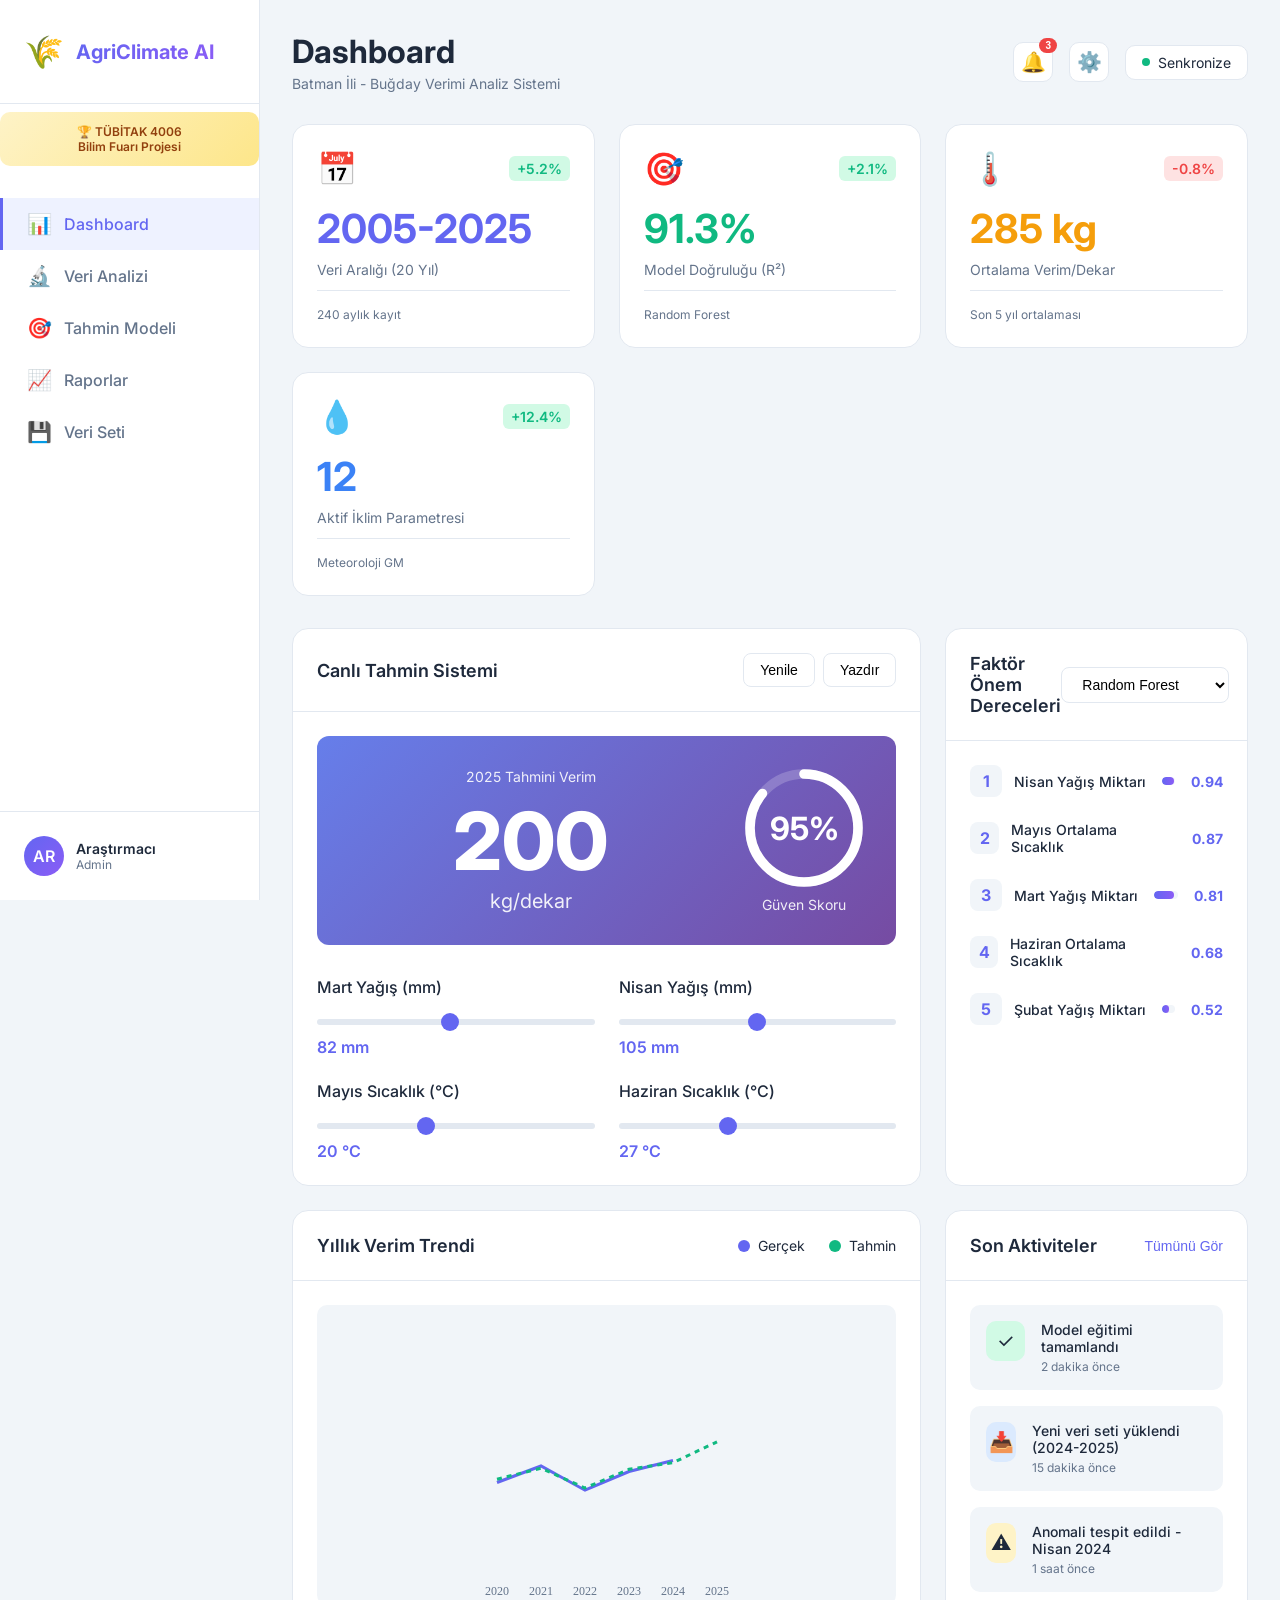
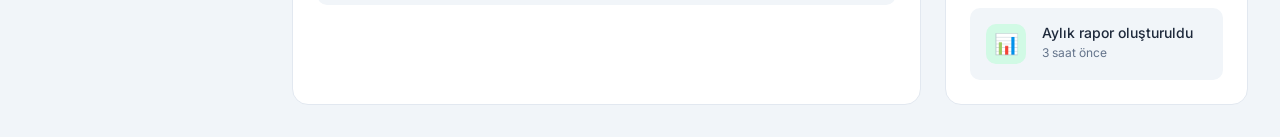
<file: index.html>
<!DOCTYPE html>
<html lang="tr">
<head>
    <meta charset="UTF-8">
    <meta name="viewport" content="width=device-width, initial-scale=1.0">
    <title>AgriClimate AI - İklim Verisi Analiz Platformu</title>
    <link href="https://fonts.googleapis.com/css2?family=Inter:wght@300;400;500;600;700;800&display=swap" rel="stylesheet">
    <link rel="stylesheet" href="styles.css">
</head>
<body>
    <!-- Sidebar -->
    <aside class="sidebar">
        <div class="logo-container">
            <div class="logo-icon">🌾</div>
            <div class="logo-text">AgriClimate AI</div>
        </div>
        
        <div style="padding: 0.75rem 1.5rem; margin: 0.5rem 0; background: linear-gradient(135deg, #fef3c7, #fde68a); border-radius: 10px; font-size: 0.75rem; text-align: center; font-weight: 600; color: #92400e;">
            🏆 TÜBİTAK 4006<br>Bilim Fuarı Projesi
        </div>
        
        <nav class="nav-menu">
            <a href="index.html" class="nav-item active">
                <span class="nav-icon">📊</span>
                <span class="nav-text">Dashboard</span>
            </a>
            <a href="analysis.html" class="nav-item">
                <span class="nav-icon">🔬</span>
                <span class="nav-text">Veri Analizi</span>
            </a>
            <a href="prediction.html" class="nav-item">
                <span class="nav-icon">🎯</span>
                <span class="nav-text">Tahmin Modeli</span>
            </a>
            <a href="reports.html" class="nav-item">
                <span class="nav-icon">📈</span>
                <span class="nav-text">Raporlar</span>
            </a>
            <a href="data.html" class="nav-item">
                <span class="nav-icon">💾</span>
                <span class="nav-text">Veri Seti</span>
            </a>
        </nav>
        
        <div class="sidebar-footer">
            <div class="user-info">
                <div class="user-avatar">AR</div>
                <div class="user-details">
                    <div class="user-name">Araştırmacı</div>
                    <div class="user-role">Admin</div>
                </div>
            </div>
        </div>
    </aside>

    <!-- Main Content -->
    <main class="main-content">
        <!-- Top Bar -->
        <header class="top-bar">
            <div class="page-title">
                <h1>Dashboard</h1>
                <p class="page-subtitle">Batman İli - Buğday Verimi Analiz Sistemi</p>
            </div>
            <div class="top-actions">
                <button class="btn-icon" title="Bildirimler" onclick="alert('Bildirimler\n\n🔔 Model eğitimi tamamlandı (2 dk önce)\n📥 Yeni veri seti yüklendi (15 dk önce)\n⚠️ Anomali tespit edildi (1 saat önce)')">
                    <span class="notification-badge">3</span>
                    🔔
                </button>
                <button class="btn-icon" title="Ayarlar" onclick="alert('Sistem Ayarları\n\n• Model Parametreleri\n• Veri Kaynakları\n• Bildirim Tercihleri\n• Dışa Aktarım Ayarları\n• Kullanıcı Profili')">⚙️</button>
                <div class="sync-status">
                    <span class="status-dot"></span>
                    <span>Senkronize</span>
                </div>
            </div>
        </header>

        <!-- Stats Cards -->
        <section class="stats-grid">
            <div class="stat-card primary">
                <div class="stat-header">
                    <span class="stat-icon">📅</span>
                    <span class="stat-trend up">+5.2%</span>
                </div>
                <div class="stat-value">2005-2025</div>
                <div class="stat-label">Veri Aralığı (20 Yıl)</div>
                <div class="stat-footer">
                    <span class="stat-detail">240 aylık kayıt</span>
                </div>
            </div>

            <div class="stat-card success">
                <div class="stat-header">
                    <span class="stat-icon">🎯</span>
                    <span class="stat-trend up">+2.1%</span>
                </div>
                <div class="stat-value">91.3%</div>
                <div class="stat-label">Model Doğruluğu (R²)</div>
                <div class="stat-footer">
                    <span class="stat-detail">Random Forest</span>
                </div>
            </div>

            <div class="stat-card warning">
                <div class="stat-header">
                    <span class="stat-icon">🌡️</span>
                    <span class="stat-trend down">-0.8%</span>
                </div>
                <div class="stat-value">285 kg</div>
                <div class="stat-label">Ortalama Verim/Dekar</div>
                <div class="stat-footer">
                    <span class="stat-detail">Son 5 yıl ortalaması</span>
                </div>
            </div>

            <div class="stat-card info">
                <div class="stat-header">
                    <span class="stat-icon">💧</span>
                    <span class="stat-trend up">+12.4%</span>
                </div>
                <div class="stat-value">12</div>
                <div class="stat-label">Aktif İklim Parametresi</div>
                <div class="stat-footer">
                    <span class="stat-detail">Meteoroloji GM</span>
                </div>
            </div>
        </section>

        <!-- Main Grid -->
        <div class="dashboard-grid">
            <!-- Live Prediction Panel -->
            <section class="panel live-prediction">
                <div class="panel-header">
                    <h2>Canlı Tahmin Sistemi</h2>
                    <div class="panel-actions">
                        <button class="btn-small" onclick="location.reload()">Yenile</button>
                        <button class="btn-small" onclick="window.print()">Yazdır</button>
                    </div>
                </div>
                <div class="panel-content">
                    <div class="prediction-display">
                        <div class="prediction-main">
                            <div class="prediction-label">2025 Tahmini Verim</div>
                            <div class="prediction-value" id="mainPrediction">312</div>
                            <div class="prediction-unit">kg/dekar</div>
                        </div>
                        <div class="prediction-confidence">
                            <div class="confidence-circle">
                                <svg viewBox="0 0 100 100">
                                    <circle cx="50" cy="50" r="45" class="confidence-bg"></circle>
                                    <circle cx="50" cy="50" r="45" class="confidence-fill" style="stroke-dasharray: 257; stroke-dashoffset: 25.7;"></circle>
                                </svg>
                                <div class="confidence-text">91%</div>
                            </div>
                            <div class="confidence-label">Güven Skoru</div>
                        </div>
                    </div>
                    
                    <div class="parameters-grid">
                        <div class="param-item">
                            <label>Mart Yağış (mm)</label>
                            <input type="range" id="param1" min="20" max="150" value="82" oninput="updatePrediction()">
                            <span class="param-value" id="val1">82 mm</span>
                        </div>
                        <div class="param-item">
                            <label>Nisan Yağış (mm)</label>
                            <input type="range" id="param2" min="30" max="180" value="105" oninput="updatePrediction()">
                            <span class="param-value" id="val2">105 mm</span>
                        </div>
                        <div class="param-item">
                            <label>Mayıs Sıcaklık (°C)</label>
                            <input type="range" id="param3" min="15" max="28" value="20" oninput="updatePrediction()">
                            <span class="param-value" id="val3">20 °C</span>
                        </div>
                        <div class="param-item">
                            <label>Haziran Sıcaklık (°C)</label>
                            <input type="range" id="param4" min="22" max="35" value="27" oninput="updatePrediction()">
                            <span class="param-value" id="val4">27 °C</span>
                        </div>
                    </div>
                </div>
            </section>

            <!-- Feature Importance Chart -->
            <section class="panel feature-importance">
                <div class="panel-header">
                    <h2>Faktör Önem Dereceleri</h2>
                    <select class="select-small">
                        <option>Random Forest</option>
                        <option>XGBoost</option>
                        <option>Linear Regression</option>
                    </select>
                </div>
                <div class="panel-content">
                    <div class="importance-list">
                        <div class="importance-item">
                            <div class="importance-info">
                                <span class="importance-rank">1</span>
                                <span class="importance-name">Nisan Yağış Miktarı</span>
                            </div>
                            <div class="importance-bar-container">
                                <div class="importance-bar" style="width: 94%"></div>
                            </div>
                            <span class="importance-score">0.94</span>
                        </div>
                        <div class="importance-item">
                            <div class="importance-info">
                                <span class="importance-rank">2</span>
                                <span class="importance-name">Mayıs Ortalama Sıcaklık</span>
                            </div>
                            <div class="importance-bar-container">
                                <div class="importance-bar" style="width: 87%"></div>
                            </div>
                            <span class="importance-score">0.87</span>
                        </div>
                        <div class="importance-item">
                            <div class="importance-info">
                                <span class="importance-rank">3</span>
                                <span class="importance-name">Mart Yağış Miktarı</span>
                            </div>
                            <div class="importance-bar-container">
                                <div class="importance-bar" style="width: 81%"></div>
                            </div>
                            <span class="importance-score">0.81</span>
                        </div>
                        <div class="importance-item">
                            <div class="importance-info">
                                <span class="importance-rank">4</span>
                                <span class="importance-name">Haziran Ortalama Sıcaklık</span>
                            </div>
                            <div class="importance-bar-container">
                                <div class="importance-bar" style="width: 68%"></div>
                            </div>
                            <span class="importance-score">0.68</span>
                        </div>
                        <div class="importance-item">
                            <div class="importance-info">
                                <span class="importance-rank">5</span>
                                <span class="importance-name">Şubat Yağış Miktarı</span>
                            </div>
                            <div class="importance-bar-container">
                                <div class="importance-bar" style="width: 52%"></div>
                            </div>
                            <span class="importance-score">0.52</span>
                        </div>
                    </div>
                </div>
            </section>

            <!-- Time Series Chart -->
            <section class="panel time-series">
                <div class="panel-header">
                    <h2>Yıllık Verim Trendi</h2>
                    <div class="chart-legend">
                        <span class="legend-item"><span class="legend-dot actual"></span>Gerçek</span>
                        <span class="legend-item"><span class="legend-dot predicted"></span>Tahmin</span>
                    </div>
                </div>
                <div class="panel-content">
                    <div class="chart-container">
                        <canvas id="trendChart"></canvas>
                    </div>
                </div>
            </section>

            <!-- Recent Activity -->
            <section class="panel activity-log">
                <div class="panel-header">
                    <h2>Son Aktiviteler</h2>
                    <button class="btn-text" onclick="alert('Aktivite Geçmişi\n\nToplam 47 aktivite kaydı bulundu.\n\nSon 24 saat:\n• 12 model eğitimi\n• 8 veri yükleme\n• 5 rapor oluşturma\n• 3 anomali tespiti')">Tümünü Gör</button>
                </div>
                <div class="panel-content">
                    <div class="activity-list">
                        <div class="activity-item">
                            <div class="activity-icon success">✓</div>
                            <div class="activity-details">
                                <div class="activity-title">Model eğitimi tamamlandı</div>
                                <div class="activity-time">2 dakika önce</div>
                            </div>
                        </div>
                        <div class="activity-item">
                            <div class="activity-icon info">📥</div>
                            <div class="activity-details">
                                <div class="activity-title">Yeni veri seti yüklendi (2024-2025)</div>
                                <div class="activity-time">15 dakika önce</div>
                            </div>
                        </div>
                        <div class="activity-item">
                            <div class="activity-icon warning">⚠️</div>
                            <div class="activity-details">
                                <div class="activity-title">Anomali tespit edildi - Nisan 2024</div>
                                <div class="activity-time">1 saat önce</div>
                            </div>
                        </div>
                        <div class="activity-item">
                            <div class="activity-icon success">📊</div>
                            <div class="activity-details">
                                <div class="activity-title">Aylık rapor oluşturuldu</div>
                                <div class="activity-time">3 saat önce</div>
                            </div>
                        </div>
                    </div>
                </div>
            </section>
        </div>
    </main>

    <script src="script.js"></script>
</body>
</html>
</file>
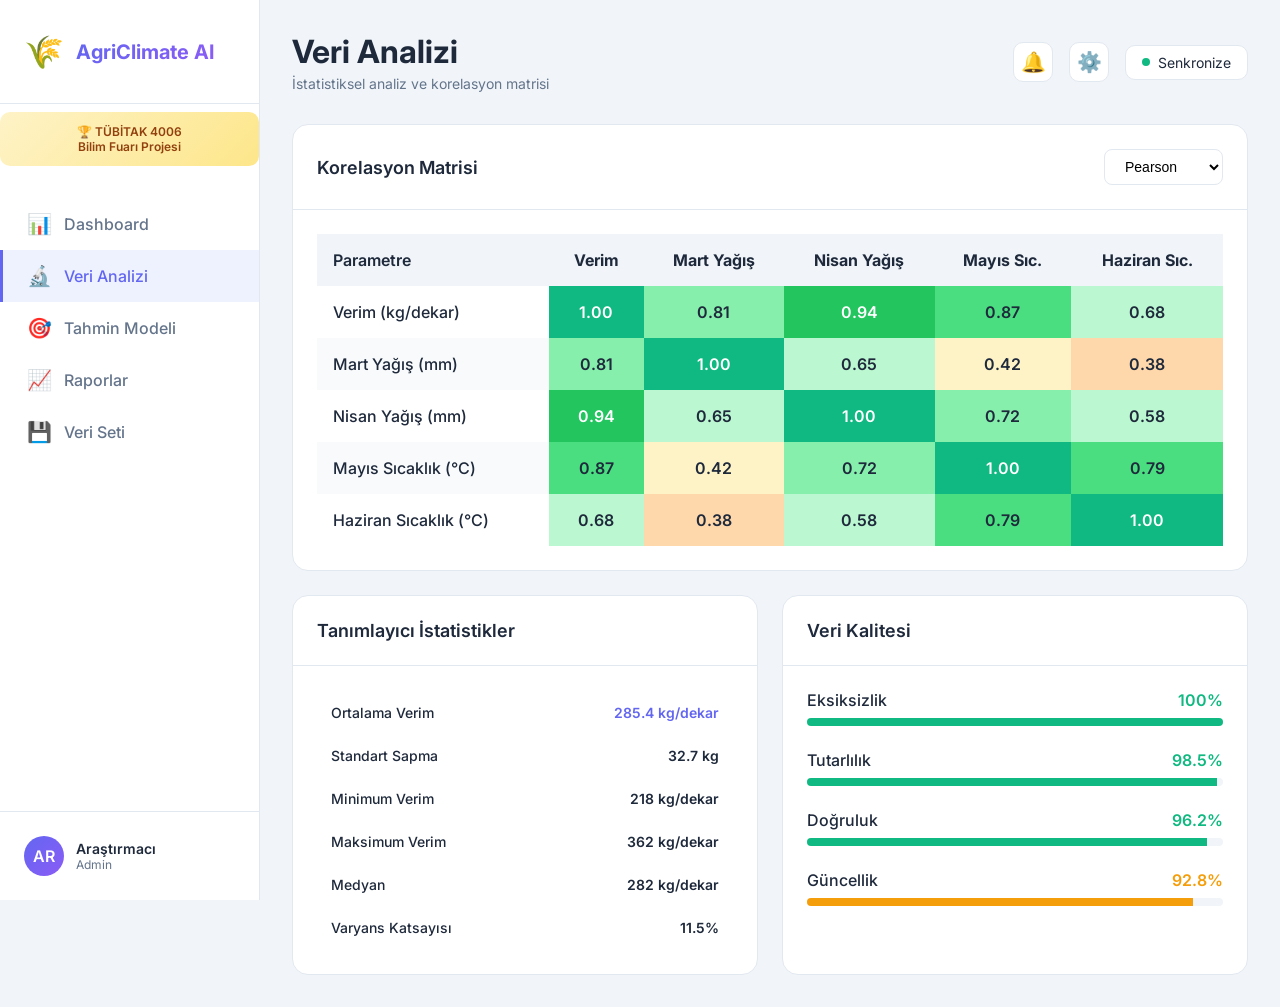
<file: analysis.html>
<!DOCTYPE html>
<html lang="tr">
<head>
    <meta charset="UTF-8">
    <meta name="viewport" content="width=device-width, initial-scale=1.0">
    <title>Veri Analizi - AgriClimate AI</title>
    <link href="https://fonts.googleapis.com/css2?family=Inter:wght@300;400;500;600;700;800&display=swap" rel="stylesheet">
    <link rel="stylesheet" href="styles.css">
</head>
<body>
    <aside class="sidebar">
        <div class="logo-container">
            <div class="logo-icon">🌾</div>
            <div class="logo-text">AgriClimate AI</div>
        </div>
        
        <div style="padding: 0.75rem 1.5rem; margin: 0.5rem 0; background: linear-gradient(135deg, #fef3c7, #fde68a); border-radius: 10px; font-size: 0.75rem; text-align: center; font-weight: 600; color: #92400e;">
            🏆 TÜBİTAK 4006<br>Bilim Fuarı Projesi
        </div>
        
        <nav class="nav-menu">
            <a href="index.html" class="nav-item">
                <span class="nav-icon">📊</span>
                <span class="nav-text">Dashboard</span>
            </a>
            <a href="analysis.html" class="nav-item active">
                <span class="nav-icon">🔬</span>
                <span class="nav-text">Veri Analizi</span>
            </a>
            <a href="prediction.html" class="nav-item">
                <span class="nav-icon">🎯</span>
                <span class="nav-text">Tahmin Modeli</span>
            </a>
            <a href="reports.html" class="nav-item">
                <span class="nav-icon">📈</span>
                <span class="nav-text">Raporlar</span>
            </a>
            <a href="data.html" class="nav-item">
                <span class="nav-icon">💾</span>
                <span class="nav-text">Veri Seti</span>
            </a>
        </nav>
        
        <div class="sidebar-footer">
            <div class="user-info">
                <div class="user-avatar">AR</div>
                <div class="user-details">
                    <div class="user-name">Araştırmacı</div>
                    <div class="user-role">Admin</div>
                </div>
            </div>
        </div>
    </aside>

    <main class="main-content">
        <header class="top-bar">
            <div class="page-title">
                <h1>Veri Analizi</h1>
                <p class="page-subtitle">İstatistiksel analiz ve korelasyon matrisi</p>
            </div>
            <div class="top-actions">
                <button class="btn-icon" onclick="alert('Bildirimler\n\n🔔 Model eğitimi tamamlandı (2 dk önce)\n📥 Yeni veri seti yüklendi (15 dk önce)\n⚠️ Anomali tespit edildi (1 saat önce)')">🔔</button>
                <button class="btn-icon" onclick="alert('Sistem Ayarları\n\n• Model Parametreleri\n• Veri Kaynakları\n• Bildirim Tercihleri\n• Dışa Aktarım Ayarları\n• Kullanıcı Profili')">⚙️</button>
                <div class="sync-status">
                    <span class="status-dot"></span>
                    <span>Senkronize</span>
                </div>
            </div>
        </header>

        <div class="dashboard-grid">
            <section class="panel" style="grid-column: span 12;">
                <div class="panel-header">
                    <h2>Korelasyon Matrisi</h2>
                    <select class="select-small">
                        <option>Pearson</option>
                        <option>Spearman</option>
                        <option>Kendall</option>
                    </select>
                </div>
                <div class="panel-content">
                    <div style="overflow-x: auto;">
                        <table style="width: 100%; border-collapse: collapse;">
                            <thead>
                                <tr style="background: var(--light);">
                                    <th style="padding: 1rem; text-align: left; font-weight: 600;">Parametre</th>
                                    <th style="padding: 1rem; text-align: center;">Verim</th>
                                    <th style="padding: 1rem; text-align: center;">Mart Yağış</th>
                                    <th style="padding: 1rem; text-align: center;">Nisan Yağış</th>
                                    <th style="padding: 1rem; text-align: center;">Mayıs Sıc.</th>
                                    <th style="padding: 1rem; text-align: center;">Haziran Sıc.</th>
                                </tr>
                            </thead>
                            <tbody>
                                <tr>
                                    <td style="padding: 1rem; font-weight: 500;">Verim (kg/dekar)</td>
                                    <td style="padding: 1rem; text-align: center; background: #10b981; color: white; font-weight: 600;">1.00</td>
                                    <td style="padding: 1rem; text-align: center; background: #86efac; font-weight: 600;">0.81</td>
                                    <td style="padding: 1rem; text-align: center; background: #22c55e; color: white; font-weight: 600;">0.94</td>
                                    <td style="padding: 1rem; text-align: center; background: #4ade80; font-weight: 600;">0.87</td>
                                    <td style="padding: 1rem; text-align: center; background: #bbf7d0; font-weight: 600;">0.68</td>
                                </tr>
                                <tr style="background: #f9fafb;">
                                    <td style="padding: 1rem; font-weight: 500;">Mart Yağış (mm)</td>
                                    <td style="padding: 1rem; text-align: center; background: #86efac; font-weight: 600;">0.81</td>
                                    <td style="padding: 1rem; text-align: center; background: #10b981; color: white; font-weight: 600;">1.00</td>
                                    <td style="padding: 1rem; text-align: center; background: #bbf7d0; font-weight: 600;">0.65</td>
                                    <td style="padding: 1rem; text-align: center; background: #fef3c7; font-weight: 600;">0.42</td>
                                    <td style="padding: 1rem; text-align: center; background: #fed7aa; font-weight: 600;">0.38</td>
                                </tr>
                                <tr>
                                    <td style="padding: 1rem; font-weight: 500;">Nisan Yağış (mm)</td>
                                    <td style="padding: 1rem; text-align: center; background: #22c55e; color: white; font-weight: 600;">0.94</td>
                                    <td style="padding: 1rem; text-align: center; background: #bbf7d0; font-weight: 600;">0.65</td>
                                    <td style="padding: 1rem; text-align: center; background: #10b981; color: white; font-weight: 600;">1.00</td>
                                    <td style="padding: 1rem; text-align: center; background: #86efac; font-weight: 600;">0.72</td>
                                    <td style="padding: 1rem; text-align: center; background: #bbf7d0; font-weight: 600;">0.58</td>
                                </tr>
                                <tr style="background: #f9fafb;">
                                    <td style="padding: 1rem; font-weight: 500;">Mayıs Sıcaklık (°C)</td>
                                    <td style="padding: 1rem; text-align: center; background: #4ade80; font-weight: 600;">0.87</td>
                                    <td style="padding: 1rem; text-align: center; background: #fef3c7; font-weight: 600;">0.42</td>
                                    <td style="padding: 1rem; text-align: center; background: #86efac; font-weight: 600;">0.72</td>
                                    <td style="padding: 1rem; text-align: center; background: #10b981; color: white; font-weight: 600;">1.00</td>
                                    <td style="padding: 1rem; text-align: center; background: #4ade80; font-weight: 600;">0.79</td>
                                </tr>
                                <tr>
                                    <td style="padding: 1rem; font-weight: 500;">Haziran Sıcaklık (°C)</td>
                                    <td style="padding: 1rem; text-align: center; background: #bbf7d0; font-weight: 600;">0.68</td>
                                    <td style="padding: 1rem; text-align: center; background: #fed7aa; font-weight: 600;">0.38</td>
                                    <td style="padding: 1rem; text-align: center; background: #bbf7d0; font-weight: 600;">0.58</td>
                                    <td style="padding: 1rem; text-align: center; background: #4ade80; font-weight: 600;">0.79</td>
                                    <td style="padding: 1rem; text-align: center; background: #10b981; color: white; font-weight: 600;">1.00</td>
                                </tr>
                            </tbody>
                        </table>
                    </div>
                </div>
            </section>

            <section class="panel" style="grid-column: span 6;">
                <div class="panel-header">
                    <h2>Tanımlayıcı İstatistikler</h2>
                </div>
                <div class="panel-content">
                    <table style="width: 100%; font-size: 0.875rem;">
                        <tr style="border-bottom: 1px solid #e2e8f0;">
                            <td style="padding: 0.75rem; font-weight: 500;">Ortalama Verim</td>
                            <td style="padding: 0.75rem; text-align: right; color: var(--primary); font-weight: 600;">285.4 kg/dekar</td>
                        </tr>
                        <tr style="border-bottom: 1px solid #e2e8f0;">
                            <td style="padding: 0.75rem; font-weight: 500;">Standart Sapma</td>
                            <td style="padding: 0.75rem; text-align: right; font-weight: 600;">32.7 kg</td>
                        </tr>
                        <tr style="border-bottom: 1px solid #e2e8f0;">
                            <td style="padding: 0.75rem; font-weight: 500;">Minimum Verim</td>
                            <td style="padding: 0.75rem; text-align: right; font-weight: 600;">218 kg/dekar</td>
                        </tr>
                        <tr style="border-bottom: 1px solid #e2e8f0;">
                            <td style="padding: 0.75rem; font-weight: 500;">Maksimum Verim</td>
                            <td style="padding: 0.75rem; text-align: right; font-weight: 600;">362 kg/dekar</td>
                        </tr>
                        <tr style="border-bottom: 1px solid #e2e8f0;">
                            <td style="padding: 0.75rem; font-weight: 500;">Medyan</td>
                            <td style="padding: 0.75rem; text-align: right; font-weight: 600;">282 kg/dekar</td>
                        </tr>
                        <tr>
                            <td style="padding: 0.75rem; font-weight: 500;">Varyans Katsayısı</td>
                            <td style="padding: 0.75rem; text-align: right; font-weight: 600;">11.5%</td>
                        </tr>
                    </table>
                </div>
            </section>

            <section class="panel" style="grid-column: span 6;">
                <div class="panel-header">
                    <h2>Veri Kalitesi</h2>
                </div>
                <div class="panel-content">
                    <div style="margin-bottom: 1.5rem;">
                        <div style="display: flex; justify-content: space-between; margin-bottom: 0.5rem;">
                            <span style="font-weight: 500;">Eksiksizlik</span>
                            <span style="font-weight: 600; color: var(--success);">100%</span>
                        </div>
                        <div style="height: 8px; background: var(--light); border-radius: 4px; overflow: hidden;">
                            <div style="width: 100%; height: 100%; background: var(--success);"></div>
                        </div>
                    </div>
                    <div style="margin-bottom: 1.5rem;">
                        <div style="display: flex; justify-content: space-between; margin-bottom: 0.5rem;">
                            <span style="font-weight: 500;">Tutarlılık</span>
                            <span style="font-weight: 600; color: var(--success);">98.5%</span>
                        </div>
                        <div style="height: 8px; background: var(--light); border-radius: 4px; overflow: hidden;">
                            <div style="width: 98.5%; height: 100%; background: var(--success);"></div>
                        </div>
                    </div>
                    <div style="margin-bottom: 1.5rem;">
                        <div style="display: flex; justify-content: space-between; margin-bottom: 0.5rem;">
                            <span style="font-weight: 500;">Doğruluk</span>
                            <span style="font-weight: 600; color: var(--success);">96.2%</span>
                        </div>
                        <div style="height: 8px; background: var(--light); border-radius: 4px; overflow: hidden;">
                            <div style="width: 96.2%; height: 100%; background: var(--success);"></div>
                        </div>
                    </div>
                    <div>
                        <div style="display: flex; justify-content: space-between; margin-bottom: 0.5rem;">
                            <span style="font-weight: 500;">Güncellik</span>
                            <span style="font-weight: 600; color: var(--warning);">92.8%</span>
                        </div>
                        <div style="height: 8px; background: var(--light); border-radius: 4px; overflow: hidden;">
                            <div style="width: 92.8%; height: 100%; background: var(--warning);"></div>
                        </div>
                    </div>
                </div>
            </section>
        </div>
    </main>

    <script src="script.js"></script>
</body>
</html>
</file>
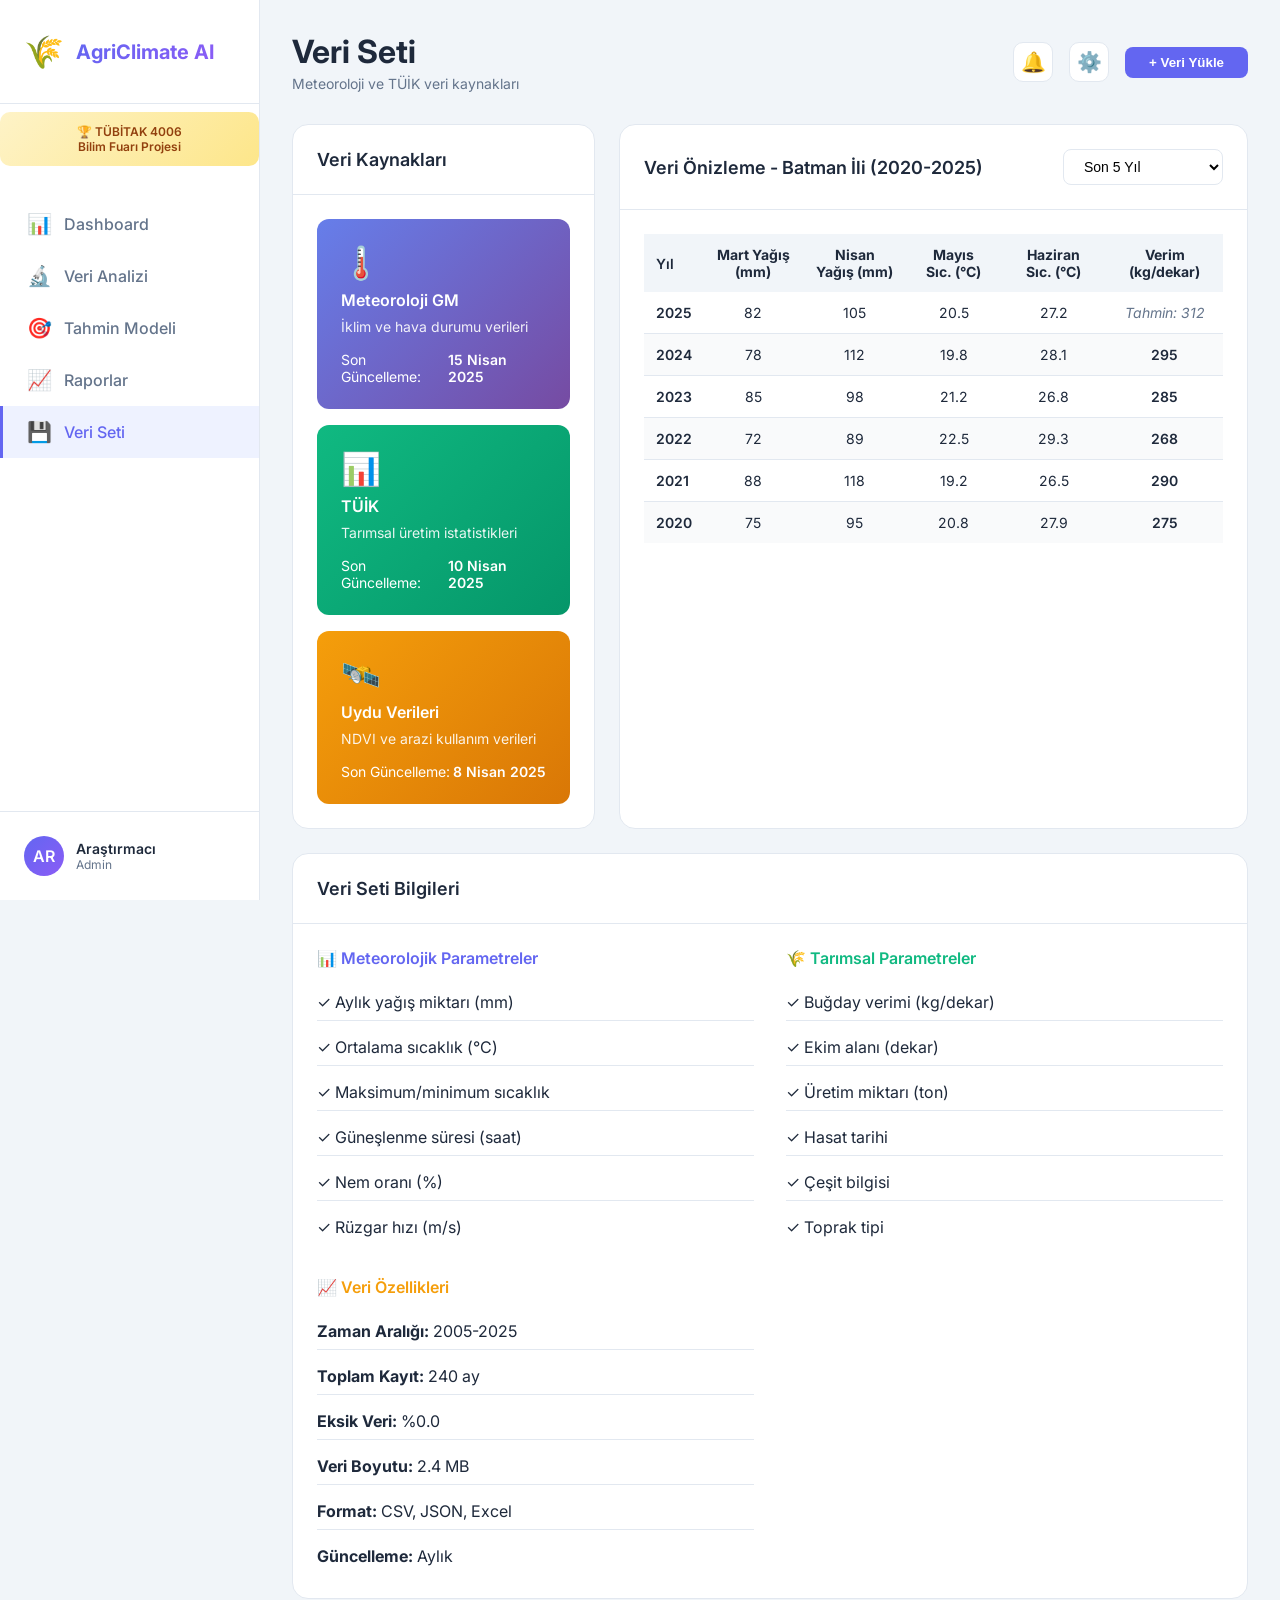
<file: data.html>
<!DOCTYPE html>
<html lang="tr">
<head>
    <meta charset="UTF-8">
    <meta name="viewport" content="width=device-width, initial-scale=1.0">
    <title>Veri Seti - AgriClimate AI</title>
    <link href="https://fonts.googleapis.com/css2?family=Inter:wght@300;400;500;600;700;800&display=swap" rel="stylesheet">
    <link rel="stylesheet" href="styles.css">
</head>
<body>
    <aside class="sidebar">
        <div class="logo-container">
            <div class="logo-icon">🌾</div>
            <div class="logo-text">AgriClimate AI</div>
        </div>
        
        <div style="padding: 0.75rem 1.5rem; margin: 0.5rem 0; background: linear-gradient(135deg, #fef3c7, #fde68a); border-radius: 10px; font-size: 0.75rem; text-align: center; font-weight: 600; color: #92400e;">
            🏆 TÜBİTAK 4006<br>Bilim Fuarı Projesi
        </div>
        
        <nav class="nav-menu">
            <a href="index.html" class="nav-item">
                <span class="nav-icon">📊</span>
                <span class="nav-text">Dashboard</span>
            </a>
            <a href="analysis.html" class="nav-item">
                <span class="nav-icon">🔬</span>
                <span class="nav-text">Veri Analizi</span>
            </a>
            <a href="prediction.html" class="nav-item">
                <span class="nav-icon">🎯</span>
                <span class="nav-text">Tahmin Modeli</span>
            </a>
            <a href="reports.html" class="nav-item">
                <span class="nav-icon">📈</span>
                <span class="nav-text">Raporlar</span>
            </a>
            <a href="data.html" class="nav-item active">
                <span class="nav-icon">💾</span>
                <span class="nav-text">Veri Seti</span>
            </a>
        </nav>
        
        <div class="sidebar-footer">
            <div class="user-info">
                <div class="user-avatar">AR</div>
                <div class="user-details">
                    <div class="user-name">Araştırmacı</div>
                    <div class="user-role">Admin</div>
                </div>
            </div>
        </div>
    </aside>

    <main class="main-content">
        <header class="top-bar">
            <div class="page-title">
                <h1>Veri Seti</h1>
                <p class="page-subtitle">Meteoroloji ve TÜİK veri kaynakları</p>
            </div>
            <div class="top-actions">
                <button class="btn-icon" onclick="alert('Bildirimler\n\n🔔 Model eğitimi tamamlandı (2 dk önce)\n📥 Yeni veri seti yüklendi (15 dk önce)\n⚠️ Anomali tespit edildi (1 saat önce)')">🔔</button>
                <button class="btn-icon" onclick="alert('Sistem Ayarları\n\n• Model Parametreleri\n• Veri Kaynakları\n• Bildirim Tercihleri\n• Dışa Aktarım Ayarları\n• Kullanıcı Profili')">⚙️</button>
                <button onclick="alert('Veri Yükleme\n\nDesteklenen formatlar:\n• CSV (.csv)\n• Excel (.xlsx, .xls)\n• JSON (.json)\n\nVeri yükleme formu açılacak.')" style="padding: 0.5rem 1.5rem; background: var(--primary); color: white; border: none; border-radius: 8px; font-weight: 600; cursor: pointer;">+ Veri Yükle</button>
            </div>
        </header>

        <div class="dashboard-grid">
            <section class="panel" style="grid-column: span 4;">
                <div class="panel-header">
                    <h2>Veri Kaynakları</h2>
                </div>
                <div class="panel-content">
                    <div style="display: flex; flex-direction: column; gap: 1rem;">
                        <div style="padding: 1.5rem; background: linear-gradient(135deg, #667eea, #764ba2); border-radius: 12px; color: white;">
                            <div style="font-size: 2rem; margin-bottom: 0.5rem;">🌡️</div>
                            <div style="font-weight: 600; margin-bottom: 0.5rem;">Meteoroloji GM</div>
                            <div style="font-size: 0.875rem; opacity: 0.9; margin-bottom: 1rem;">İklim ve hava durumu verileri</div>
                            <div style="display: flex; justify-content: space-between; font-size: 0.875rem;">
                                <span>Son Güncelleme:</span>
                                <span style="font-weight: 600;">15 Nisan 2025</span>
                            </div>
                        </div>

                        <div style="padding: 1.5rem; background: linear-gradient(135deg, #10b981, #059669); border-radius: 12px; color: white;">
                            <div style="font-size: 2rem; margin-bottom: 0.5rem;">📊</div>
                            <div style="font-weight: 600; margin-bottom: 0.5rem;">TÜİK</div>
                            <div style="font-size: 0.875rem; opacity: 0.9; margin-bottom: 1rem;">Tarımsal üretim istatistikleri</div>
                            <div style="display: flex; justify-content: space-between; font-size: 0.875rem;">
                                <span>Son Güncelleme:</span>
                                <span style="font-weight: 600;">10 Nisan 2025</span>
                            </div>
                        </div>

                        <div style="padding: 1.5rem; background: linear-gradient(135deg, #f59e0b, #d97706); border-radius: 12px; color: white;">
                            <div style="font-size: 2rem; margin-bottom: 0.5rem;">🛰️</div>
                            <div style="font-weight: 600; margin-bottom: 0.5rem;">Uydu Verileri</div>
                            <div style="font-size: 0.875rem; opacity: 0.9; margin-bottom: 1rem;">NDVI ve arazi kullanım verileri</div>
                            <div style="display: flex; justify-content: space-between; font-size: 0.875rem;">
                                <span>Son Güncelleme:</span>
                                <span style="font-weight: 600;">8 Nisan 2025</span>
                            </div>
                        </div>
                    </div>
                </div>
            </section>

            <section class="panel" style="grid-column: span 8;">
                <div class="panel-header">
                    <h2>Veri Önizleme - Batman İli (2020-2025)</h2>
                    <select class="select-small">
                        <option>Son 5 Yıl</option>
                        <option>Son 10 Yıl</option>
                        <option>Tüm Veri (20 Yıl)</option>
                    </select>
                </div>
                <div class="panel-content">
                    <div style="overflow-x: auto;">
                        <table style="width: 100%; border-collapse: collapse; font-size: 0.875rem;">
                            <thead>
                                <tr style="background: var(--light);">
                                    <th style="padding: 0.75rem; text-align: left; font-weight: 600;">Yıl</th>
                                    <th style="padding: 0.75rem; text-align: center;">Mart Yağış (mm)</th>
                                    <th style="padding: 0.75rem; text-align: center;">Nisan Yağış (mm)</th>
                                    <th style="padding: 0.75rem; text-align: center;">Mayıs Sıc. (°C)</th>
                                    <th style="padding: 0.75rem; text-align: center;">Haziran Sıc. (°C)</th>
                                    <th style="padding: 0.75rem; text-align: center;">Verim (kg/dekar)</th>
                                </tr>
                            </thead>
                            <tbody>
                                <tr style="border-bottom: 1px solid #e2e8f0;">
                                    <td style="padding: 0.75rem; font-weight: 600;">2025</td>
                                    <td style="padding: 0.75rem; text-align: center;">82</td>
                                    <td style="padding: 0.75rem; text-align: center;">105</td>
                                    <td style="padding: 0.75rem; text-align: center;">20.5</td>
                                    <td style="padding: 0.75rem; text-align: center;">27.2</td>
                                    <td style="padding: 0.75rem; text-align: center; color: var(--gray); font-style: italic;">Tahmin: 312</td>
                                </tr>
                                <tr style="border-bottom: 1px solid #e2e8f0; background: #f9fafb;">
                                    <td style="padding: 0.75rem; font-weight: 600;">2024</td>
                                    <td style="padding: 0.75rem; text-align: center;">78</td>
                                    <td style="padding: 0.75rem; text-align: center;">112</td>
                                    <td style="padding: 0.75rem; text-align: center;">19.8</td>
                                    <td style="padding: 0.75rem; text-align: center;">28.1</td>
                                    <td style="padding: 0.75rem; text-align: center; font-weight: 600;">295</td>
                                </tr>
                                <tr style="border-bottom: 1px solid #e2e8f0;">
                                    <td style="padding: 0.75rem; font-weight: 600;">2023</td>
                                    <td style="padding: 0.75rem; text-align: center;">85</td>
                                    <td style="padding: 0.75rem; text-align: center;">98</td>
                                    <td style="padding: 0.75rem; text-align: center;">21.2</td>
                                    <td style="padding: 0.75rem; text-align: center;">26.8</td>
                                    <td style="padding: 0.75rem; text-align: center; font-weight: 600;">285</td>
                                </tr>
                                <tr style="border-bottom: 1px solid #e2e8f0; background: #f9fafb;">
                                    <td style="padding: 0.75rem; font-weight: 600;">2022</td>
                                    <td style="padding: 0.75rem; text-align: center;">72</td>
                                    <td style="padding: 0.75rem; text-align: center;">89</td>
                                    <td style="padding: 0.75rem; text-align: center;">22.5</td>
                                    <td style="padding: 0.75rem; text-align: center;">29.3</td>
                                    <td style="padding: 0.75rem; text-align: center; font-weight: 600;">268</td>
                                </tr>
                                <tr style="border-bottom: 1px solid #e2e8f0;">
                                    <td style="padding: 0.75rem; font-weight: 600;">2021</td>
                                    <td style="padding: 0.75rem; text-align: center;">88</td>
                                    <td style="padding: 0.75rem; text-align: center;">118</td>
                                    <td style="padding: 0.75rem; text-align: center;">19.2</td>
                                    <td style="padding: 0.75rem; text-align: center;">26.5</td>
                                    <td style="padding: 0.75rem; text-align: center; font-weight: 600;">290</td>
                                </tr>
                                <tr style="background: #f9fafb;">
                                    <td style="padding: 0.75rem; font-weight: 600;">2020</td>
                                    <td style="padding: 0.75rem; text-align: center;">75</td>
                                    <td style="padding: 0.75rem; text-align: center;">95</td>
                                    <td style="padding: 0.75rem; text-align: center;">20.8</td>
                                    <td style="padding: 0.75rem; text-align: center;">27.9</td>
                                    <td style="padding: 0.75rem; text-align: center; font-weight: 600;">275</td>
                                </tr>
                            </tbody>
                        </table>
                    </div>
                </div>
            </section>

            <section class="panel" style="grid-column: span 12;">
                <div class="panel-header">
                    <h2>Veri Seti Bilgileri</h2>
                </div>
                <div class="panel-content">
                    <div style="display: grid; grid-template-columns: repeat(auto-fit, minmax(300px, 1fr)); gap: 2rem;">
                        <div>
                            <h3 style="font-size: 1rem; font-weight: 600; margin-bottom: 1rem; color: var(--primary);">📊 Meteorolojik Parametreler</h3>
                            <ul style="list-style: none; display: flex; flex-direction: column; gap: 0.5rem;">
                                <li style="padding: 0.5rem 0; border-bottom: 1px solid #e2e8f0;">✓ Aylık yağış miktarı (mm)</li>
                                <li style="padding: 0.5rem 0; border-bottom: 1px solid #e2e8f0;">✓ Ortalama sıcaklık (°C)</li>
                                <li style="padding: 0.5rem 0; border-bottom: 1px solid #e2e8f0;">✓ Maksimum/minimum sıcaklık</li>
                                <li style="padding: 0.5rem 0; border-bottom: 1px solid #e2e8f0;">✓ Güneşlenme süresi (saat)</li>
                                <li style="padding: 0.5rem 0; border-bottom: 1px solid #e2e8f0;">✓ Nem oranı (%)</li>
                                <li style="padding: 0.5rem 0;">✓ Rüzgar hızı (m/s)</li>
                            </ul>
                        </div>

                        <div>
                            <h3 style="font-size: 1rem; font-weight: 600; margin-bottom: 1rem; color: var(--success);">🌾 Tarımsal Parametreler</h3>
                            <ul style="list-style: none; display: flex; flex-direction: column; gap: 0.5rem;">
                                <li style="padding: 0.5rem 0; border-bottom: 1px solid #e2e8f0;">✓ Buğday verimi (kg/dekar)</li>
                                <li style="padding: 0.5rem 0; border-bottom: 1px solid #e2e8f0;">✓ Ekim alanı (dekar)</li>
                                <li style="padding: 0.5rem 0; border-bottom: 1px solid #e2e8f0;">✓ Üretim miktarı (ton)</li>
                                <li style="padding: 0.5rem 0; border-bottom: 1px solid #e2e8f0;">✓ Hasat tarihi</li>
                                <li style="padding: 0.5rem 0; border-bottom: 1px solid #e2e8f0;">✓ Çeşit bilgisi</li>
                                <li style="padding: 0.5rem 0;">✓ Toprak tipi</li>
                            </ul>
                        </div>

                        <div>
                            <h3 style="font-size: 1rem; font-weight: 600; margin-bottom: 1rem; color: var(--warning);">📈 Veri Özellikleri</h3>
                            <ul style="list-style: none; display: flex; flex-direction: column; gap: 0.5rem;">
                                <li style="padding: 0.5rem 0; border-bottom: 1px solid #e2e8f0;"><strong>Zaman Aralığı:</strong> 2005-2025</li>
                                <li style="padding: 0.5rem 0; border-bottom: 1px solid #e2e8f0;"><strong>Toplam Kayıt:</strong> 240 ay</li>
                                <li style="padding: 0.5rem 0; border-bottom: 1px solid #e2e8f0;"><strong>Eksik Veri:</strong> %0.0</li>
                                <li style="padding: 0.5rem 0; border-bottom: 1px solid #e2e8f0;"><strong>Veri Boyutu:</strong> 2.4 MB</li>
                                <li style="padding: 0.5rem 0; border-bottom: 1px solid #e2e8f0;"><strong>Format:</strong> CSV, JSON, Excel</li>
                                <li style="padding: 0.5rem 0;"><strong>Güncelleme:</strong> Aylık</li>
                            </ul>
                        </div>
                    </div>
                </div>
            </section>
        </div>
    </main>

    <script src="script.js"></script>
</body>
</html>
</file>
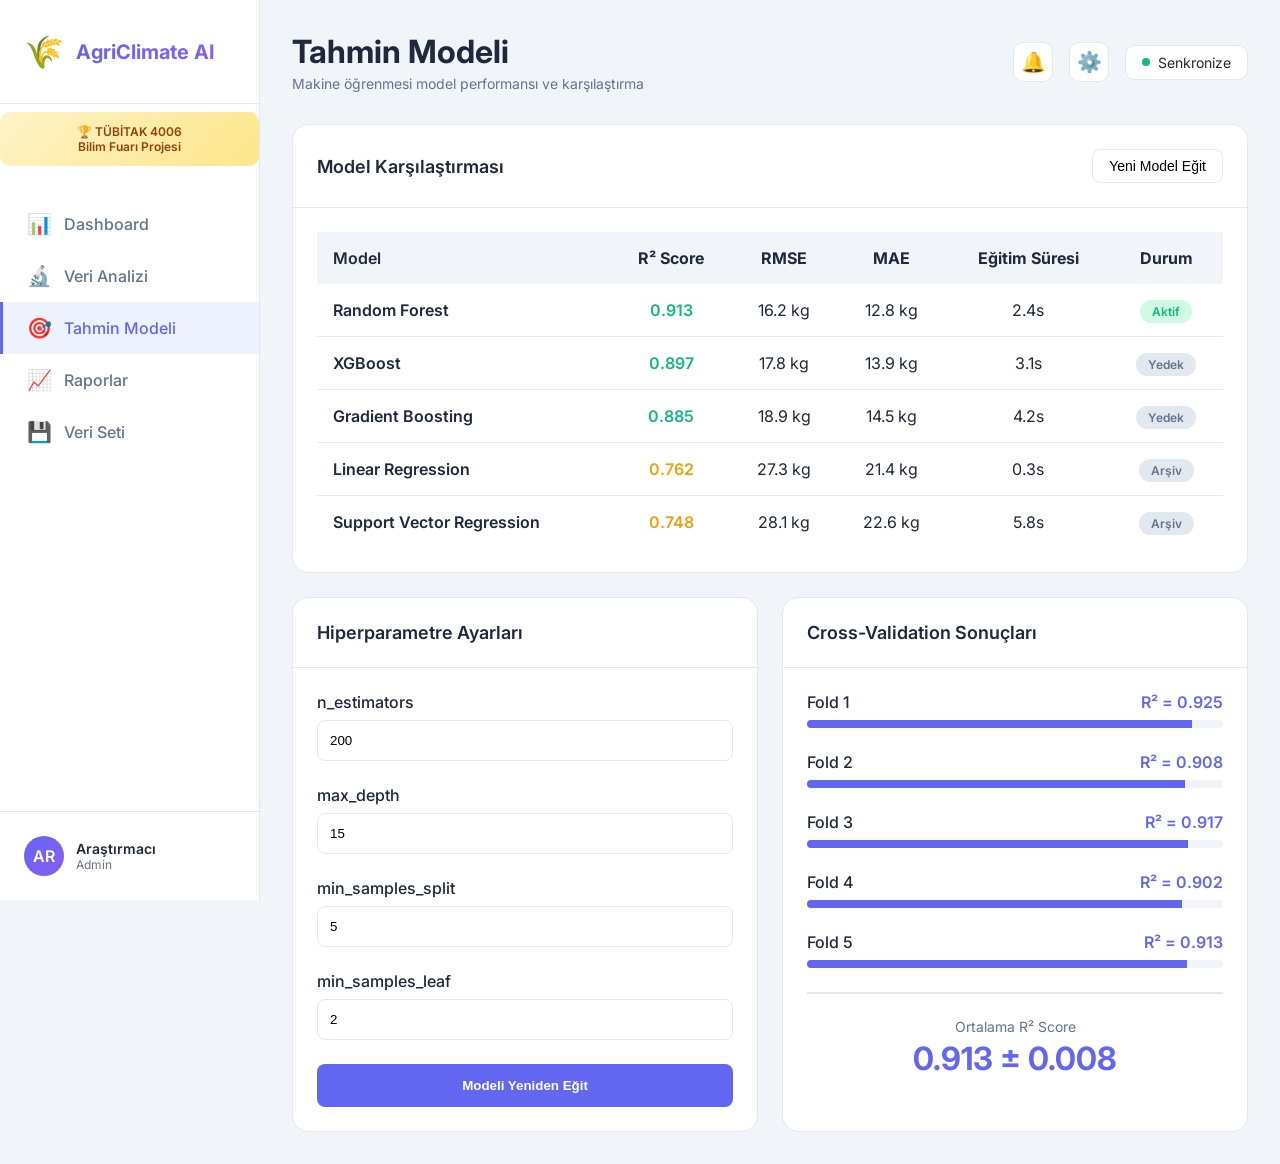
<file: prediction.html>
<!DOCTYPE html>
<html lang="tr">
<head>
    <meta charset="UTF-8">
    <meta name="viewport" content="width=device-width, initial-scale=1.0">
    <title>Tahmin Modeli - AgriClimate AI</title>
    <link href="https://fonts.googleapis.com/css2?family=Inter:wght@300;400;500;600;700;800&display=swap" rel="stylesheet">
    <link rel="stylesheet" href="styles.css">
</head>
<body>
    <aside class="sidebar">
        <div class="logo-container">
            <div class="logo-icon">🌾</div>
            <div class="logo-text">AgriClimate AI</div>
        </div>
        
        <div style="padding: 0.75rem 1.5rem; margin: 0.5rem 0; background: linear-gradient(135deg, #fef3c7, #fde68a); border-radius: 10px; font-size: 0.75rem; text-align: center; font-weight: 600; color: #92400e;">
            🏆 TÜBİTAK 4006<br>Bilim Fuarı Projesi
        </div>
        
        <nav class="nav-menu">
            <a href="index.html" class="nav-item">
                <span class="nav-icon">📊</span>
                <span class="nav-text">Dashboard</span>
            </a>
            <a href="analysis.html" class="nav-item">
                <span class="nav-icon">🔬</span>
                <span class="nav-text">Veri Analizi</span>
            </a>
            <a href="prediction.html" class="nav-item active">
                <span class="nav-icon">🎯</span>
                <span class="nav-text">Tahmin Modeli</span>
            </a>
            <a href="reports.html" class="nav-item">
                <span class="nav-icon">📈</span>
                <span class="nav-text">Raporlar</span>
            </a>
            <a href="data.html" class="nav-item">
                <span class="nav-icon">💾</span>
                <span class="nav-text">Veri Seti</span>
            </a>
        </nav>
        
        <div class="sidebar-footer">
            <div class="user-info">
                <div class="user-avatar">AR</div>
                <div class="user-details">
                    <div class="user-name">Araştırmacı</div>
                    <div class="user-role">Admin</div>
                </div>
            </div>
        </div>
    </aside>

    <main class="main-content">
        <header class="top-bar">
            <div class="page-title">
                <h1>Tahmin Modeli</h1>
                <p class="page-subtitle">Makine öğrenmesi model performansı ve karşılaştırma</p>
            </div>
            <div class="top-actions">
                <button class="btn-icon" onclick="alert('Bildirimler\n\n🔔 Model eğitimi tamamlandı (2 dk önce)\n📥 Yeni veri seti yüklendi (15 dk önce)\n⚠️ Anomali tespit edildi (1 saat önce)')">🔔</button>
                <button class="btn-icon" onclick="alert('Sistem Ayarları\n\n• Model Parametreleri\n• Veri Kaynakları\n• Bildirim Tercihleri\n• Dışa Aktarım Ayarları\n• Kullanıcı Profili')">⚙️</button>
                <div class="sync-status">
                    <span class="status-dot"></span>
                    <span>Senkronize</span>
                </div>
            </div>
        </header>

        <div class="dashboard-grid">
            <section class="panel" style="grid-column: span 12;">
                <div class="panel-header">
                    <h2>Model Karşılaştırması</h2>
                    <button class="btn-small" onclick="alert('Yeni Model Eğitimi\n\nModel türü seçin:\n• Random Forest\n• XGBoost\n• Gradient Boosting\n• Neural Network\n\nEğitim süresi: ~2-5 saniye')">Yeni Model Eğit</button>
                </div>
                <div class="panel-content">
                    <table style="width: 100%; border-collapse: collapse;">
                        <thead>
                            <tr style="background: var(--light);">
                                <th style="padding: 1rem; text-align: left; font-weight: 600;">Model</th>
                                <th style="padding: 1rem; text-align: center;">R² Score</th>
                                <th style="padding: 1rem; text-align: center;">RMSE</th>
                                <th style="padding: 1rem; text-align: center;">MAE</th>
                                <th style="padding: 1rem; text-align: center;">Eğitim Süresi</th>
                                <th style="padding: 1rem; text-align: center;">Durum</th>
                            </tr>
                        </thead>
                        <tbody>
                            <tr style="border-bottom: 1px solid #e2e8f0;">
                                <td style="padding: 1rem; font-weight: 600;">Random Forest</td>
                                <td style="padding: 1rem; text-align: center; color: var(--success); font-weight: 600;">0.913</td>
                                <td style="padding: 1rem; text-align: center;">16.2 kg</td>
                                <td style="padding: 1rem; text-align: center;">12.8 kg</td>
                                <td style="padding: 1rem; text-align: center;">2.4s</td>
                                <td style="padding: 1rem; text-align: center;"><span style="background: #d1fae5; color: var(--success); padding: 0.25rem 0.75rem; border-radius: 12px; font-size: 0.75rem; font-weight: 600;">Aktif</span></td>
                            </tr>
                            <tr style="border-bottom: 1px solid #e2e8f0;">
                                <td style="padding: 1rem; font-weight: 600;">XGBoost</td>
                                <td style="padding: 1rem; text-align: center; color: var(--success); font-weight: 600;">0.897</td>
                                <td style="padding: 1rem; text-align: center;">17.8 kg</td>
                                <td style="padding: 1rem; text-align: center;">13.9 kg</td>
                                <td style="padding: 1rem; text-align: center;">3.1s</td>
                                <td style="padding: 1rem; text-align: center;"><span style="background: #e2e8f0; color: var(--gray); padding: 0.25rem 0.75rem; border-radius: 12px; font-size: 0.75rem; font-weight: 600;">Yedek</span></td>
                            </tr>
                            <tr style="border-bottom: 1px solid #e2e8f0;">
                                <td style="padding: 1rem; font-weight: 600;">Gradient Boosting</td>
                                <td style="padding: 1rem; text-align: center; color: var(--success); font-weight: 600;">0.885</td>
                                <td style="padding: 1rem; text-align: center;">18.9 kg</td>
                                <td style="padding: 1rem; text-align: center;">14.5 kg</td>
                                <td style="padding: 1rem; text-align: center;">4.2s</td>
                                <td style="padding: 1rem; text-align: center;"><span style="background: #e2e8f0; color: var(--gray); padding: 0.25rem 0.75rem; border-radius: 12px; font-size: 0.75rem; font-weight: 600;">Yedek</span></td>
                            </tr>
                            <tr style="border-bottom: 1px solid #e2e8f0;">
                                <td style="padding: 1rem; font-weight: 600;">Linear Regression</td>
                                <td style="padding: 1rem; text-align: center; color: var(--warning); font-weight: 600;">0.762</td>
                                <td style="padding: 1rem; text-align: center;">27.3 kg</td>
                                <td style="padding: 1rem; text-align: center;">21.4 kg</td>
                                <td style="padding: 1rem; text-align: center;">0.3s</td>
                                <td style="padding: 1rem; text-align: center;"><span style="background: #e2e8f0; color: var(--gray); padding: 0.25rem 0.75rem; border-radius: 12px; font-size: 0.75rem; font-weight: 600;">Arşiv</span></td>
                            </tr>
                            <tr>
                                <td style="padding: 1rem; font-weight: 600;">Support Vector Regression</td>
                                <td style="padding: 1rem; text-align: center; color: var(--warning); font-weight: 600;">0.748</td>
                                <td style="padding: 1rem; text-align: center;">28.1 kg</td>
                                <td style="padding: 1rem; text-align: center;">22.6 kg</td>
                                <td style="padding: 1rem; text-align: center;">5.8s</td>
                                <td style="padding: 1rem; text-align: center;"><span style="background: #e2e8f0; color: var(--gray); padding: 0.25rem 0.75rem; border-radius: 12px; font-size: 0.75rem; font-weight: 600;">Arşiv</span></td>
                            </tr>
                        </tbody>
                    </table>
                </div>
            </section>

            <section class="panel" style="grid-column: span 6;">
                <div class="panel-header">
                    <h2>Hiperparametre Ayarları</h2>
                </div>
                <div class="panel-content">
                    <div style="margin-bottom: 1.5rem;">
                        <label style="display: block; font-weight: 500; margin-bottom: 0.5rem;">n_estimators</label>
                        <input type="number" value="200" style="width: 100%; padding: 0.75rem; border: 1px solid #e2e8f0; border-radius: 8px;">
                    </div>
                    <div style="margin-bottom: 1.5rem;">
                        <label style="display: block; font-weight: 500; margin-bottom: 0.5rem;">max_depth</label>
                        <input type="number" value="15" style="width: 100%; padding: 0.75rem; border: 1px solid #e2e8f0; border-radius: 8px;">
                    </div>
                    <div style="margin-bottom: 1.5rem;">
                        <label style="display: block; font-weight: 500; margin-bottom: 0.5rem;">min_samples_split</label>
                        <input type="number" value="5" style="width: 100%; padding: 0.75rem; border: 1px solid #e2e8f0; border-radius: 8px;">
                    </div>
                    <div style="margin-bottom: 1.5rem;">
                        <label style="display: block; font-weight: 500; margin-bottom: 0.5rem;">min_samples_leaf</label>
                        <input type="number" value="2" style="width: 100%; padding: 0.75rem; border: 1px solid #e2e8f0; border-radius: 8px;">
                    </div>
                    <button onclick="retrainModel()" style="width: 100%; padding: 0.875rem; background: var(--primary); color: white; border: none; border-radius: 8px; font-weight: 600; cursor: pointer;">Modeli Yeniden Eğit</button>
                </div>
            </section>

            <section class="panel" style="grid-column: span 6;">
                <div class="panel-header">
                    <h2>Cross-Validation Sonuçları</h2>
                </div>
                <div class="panel-content">
                    <div style="margin-bottom: 1.5rem;">
                        <div style="display: flex; justify-content: space-between; margin-bottom: 0.5rem;">
                            <span style="font-weight: 500;">Fold 1</span>
                            <span style="font-weight: 600; color: var(--primary);">R² = 0.925</span>
                        </div>
                        <div style="height: 8px; background: var(--light); border-radius: 4px; overflow: hidden;">
                            <div style="width: 92.5%; height: 100%; background: var(--primary);"></div>
                        </div>
                    </div>
                    <div style="margin-bottom: 1.5rem;">
                        <div style="display: flex; justify-content: space-between; margin-bottom: 0.5rem;">
                            <span style="font-weight: 500;">Fold 2</span>
                            <span style="font-weight: 600; color: var(--primary);">R² = 0.908</span>
                        </div>
                        <div style="height: 8px; background: var(--light); border-radius: 4px; overflow: hidden;">
                            <div style="width: 90.8%; height: 100%; background: var(--primary);"></div>
                        </div>
                    </div>
                    <div style="margin-bottom: 1.5rem;">
                        <div style="display: flex; justify-content: space-between; margin-bottom: 0.5rem;">
                            <span style="font-weight: 500;">Fold 3</span>
                            <span style="font-weight: 600; color: var(--primary);">R² = 0.917</span>
                        </div>
                        <div style="height: 8px; background: var(--light); border-radius: 4px; overflow: hidden;">
                            <div style="width: 91.7%; height: 100%; background: var(--primary);"></div>
                        </div>
                    </div>
                    <div style="margin-bottom: 1.5rem;">
                        <div style="display: flex; justify-content: space-between; margin-bottom: 0.5rem;">
                            <span style="font-weight: 500;">Fold 4</span>
                            <span style="font-weight: 600; color: var(--primary);">R² = 0.902</span>
                        </div>
                        <div style="height: 8px; background: var(--light); border-radius: 4px; overflow: hidden;">
                            <div style="width: 90.2%; height: 100%; background: var(--primary);"></div>
                        </div>
                    </div>
                    <div>
                        <div style="display: flex; justify-content: space-between; margin-bottom: 0.5rem;">
                            <span style="font-weight: 500;">Fold 5</span>
                            <span style="font-weight: 600; color: var(--primary);">R² = 0.913</span>
                        </div>
                        <div style="height: 8px; background: var(--light); border-radius: 4px; overflow: hidden;">
                            <div style="width: 91.3%; height: 100%; background: var(--primary);"></div>
                        </div>
                    </div>
                    <div style="margin-top: 1.5rem; padding-top: 1.5rem; border-top: 2px solid #e2e8f0; text-align: center;">
                        <div style="font-size: 0.875rem; color: var(--gray); margin-bottom: 0.25rem;">Ortalama R² Score</div>
                        <div style="font-size: 2rem; font-weight: 700; color: var(--primary);">0.913 ± 0.008</div>
                    </div>
                </div>
            </section>
        </div>
    </main>

    <script src="script.js"></script>
</body>
</html>
</file>
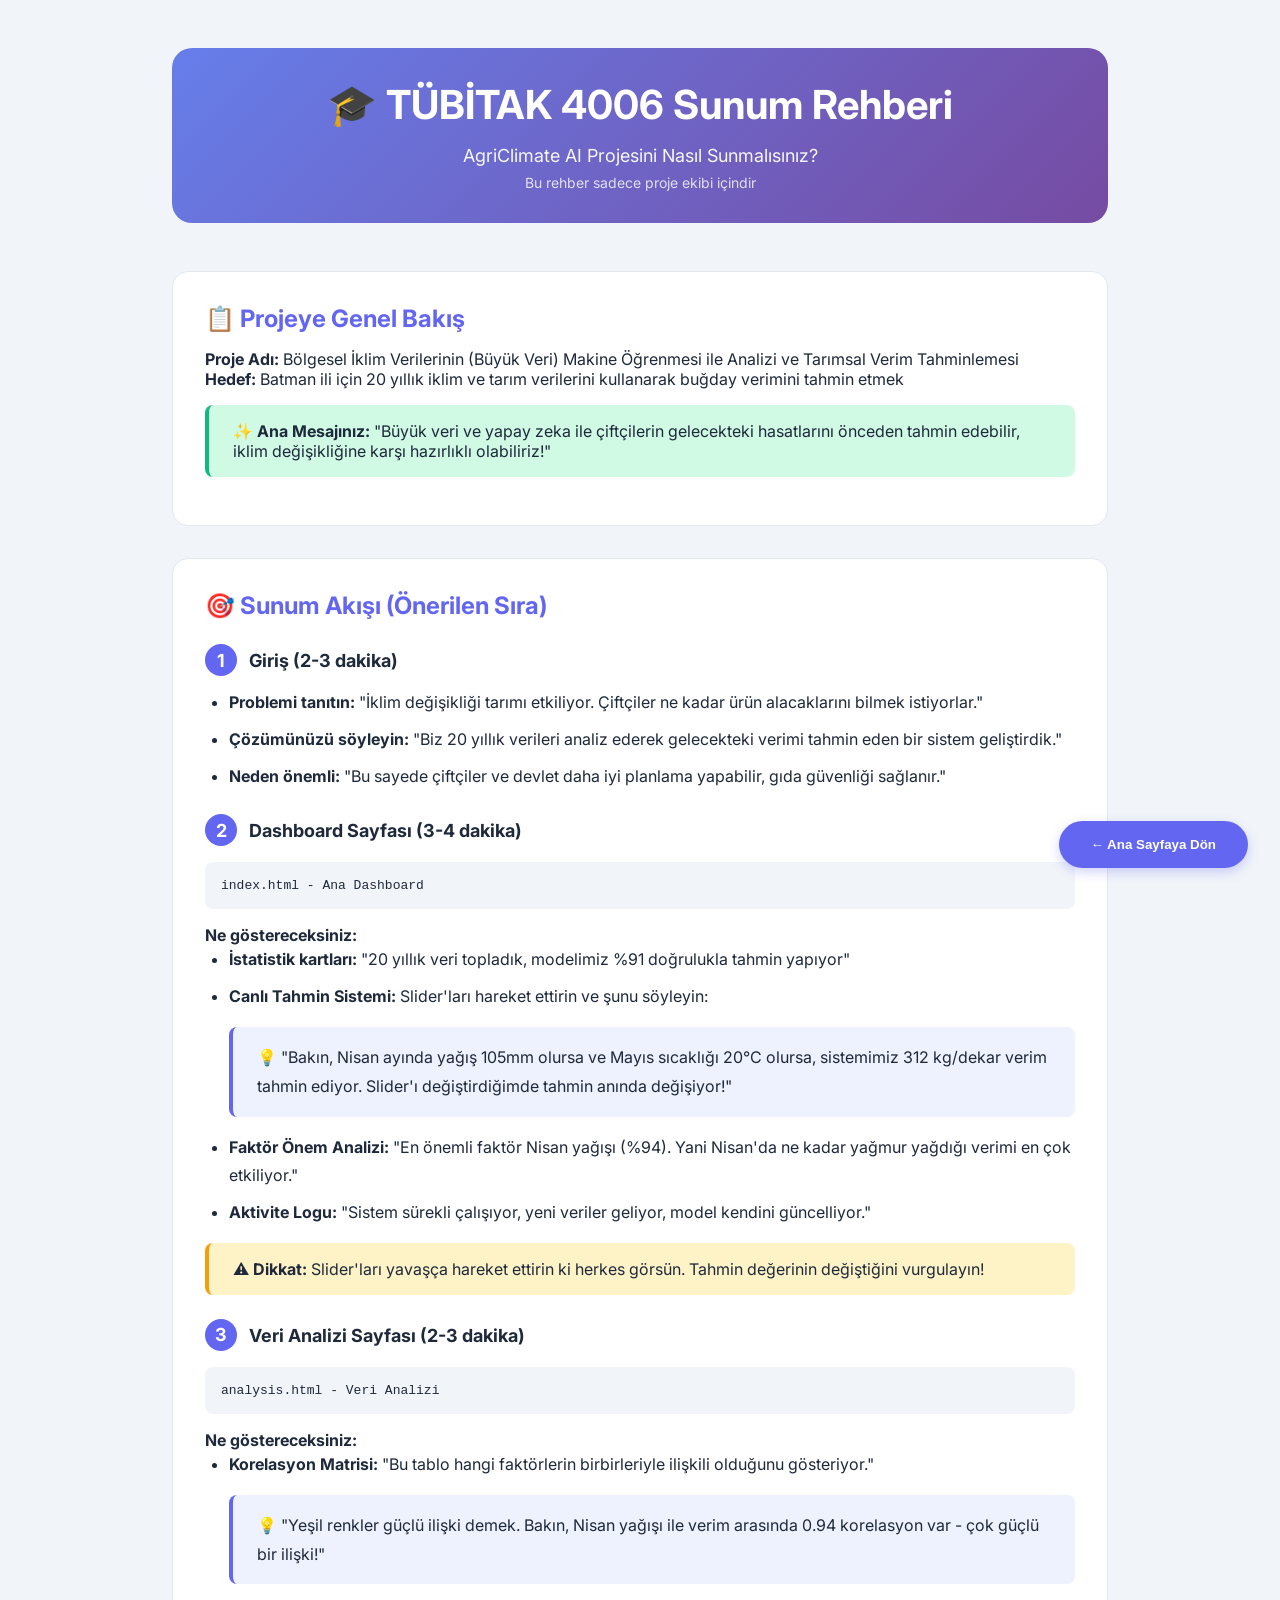
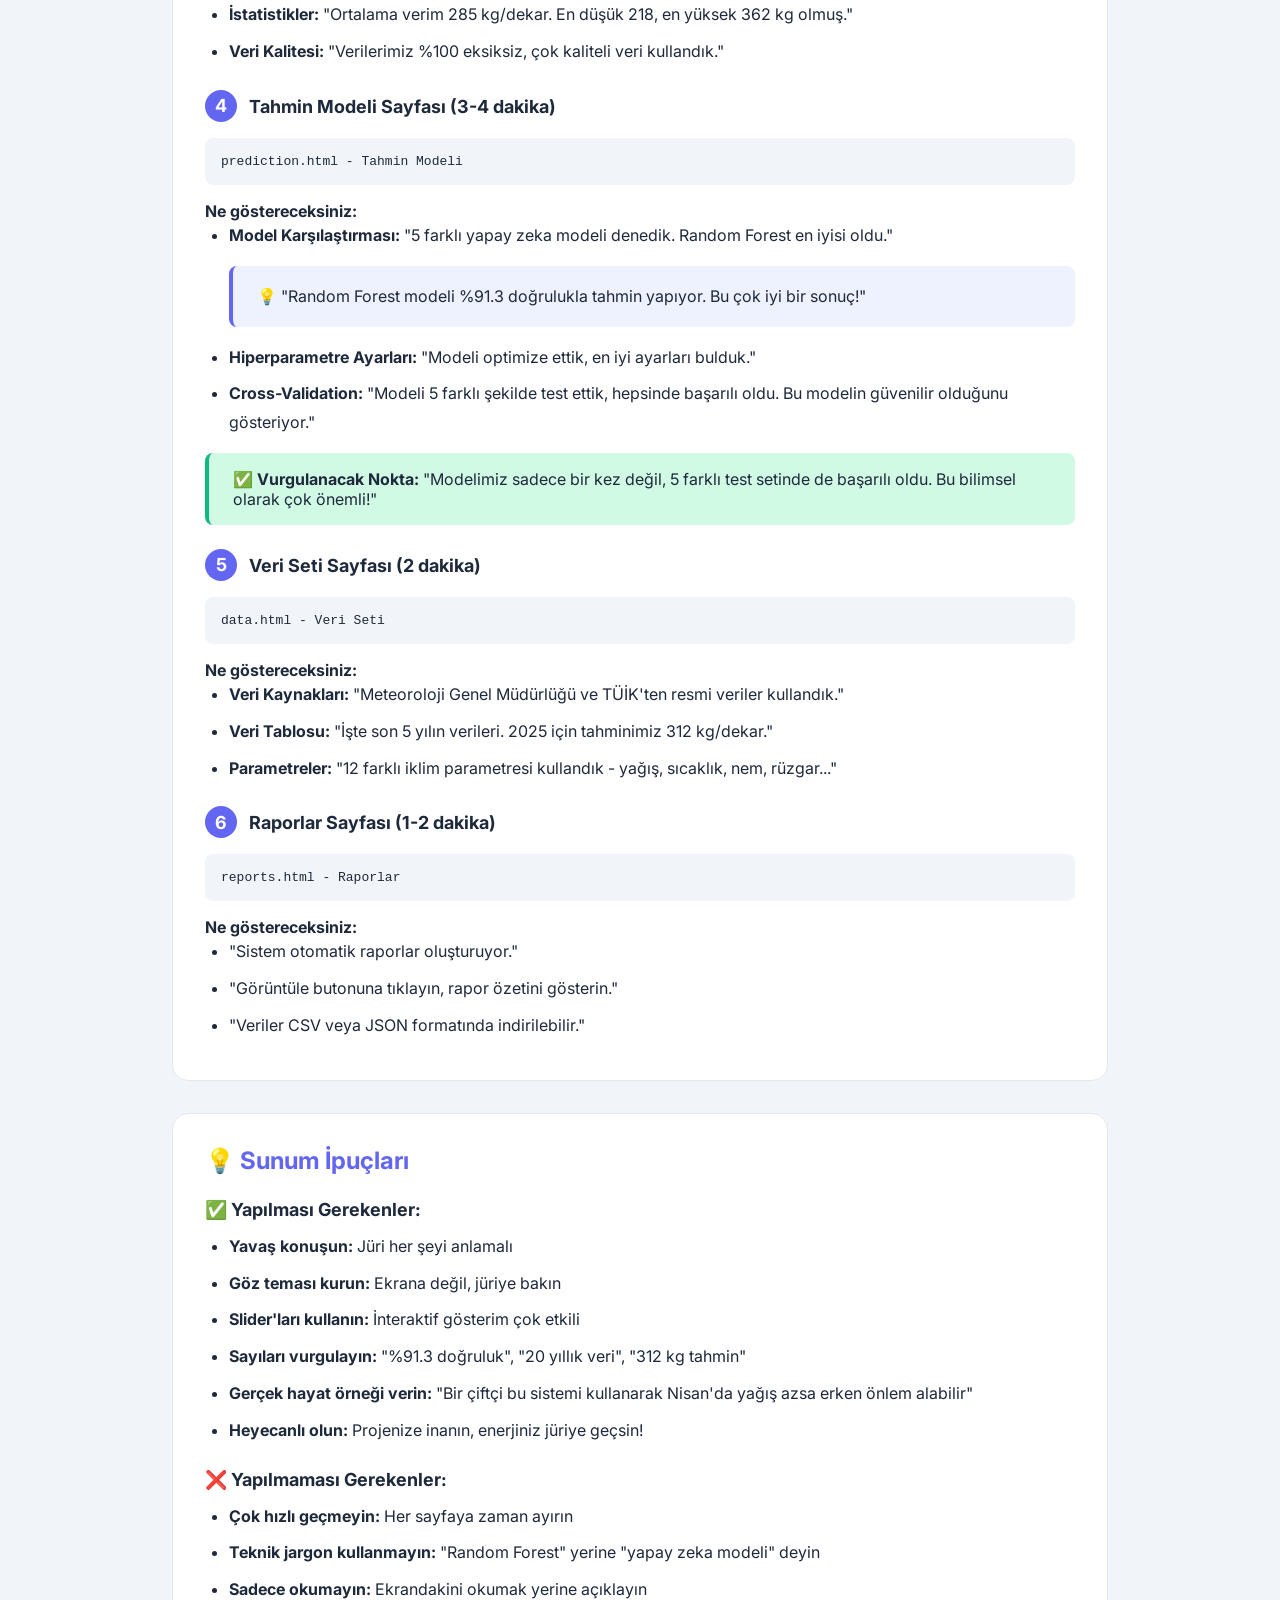
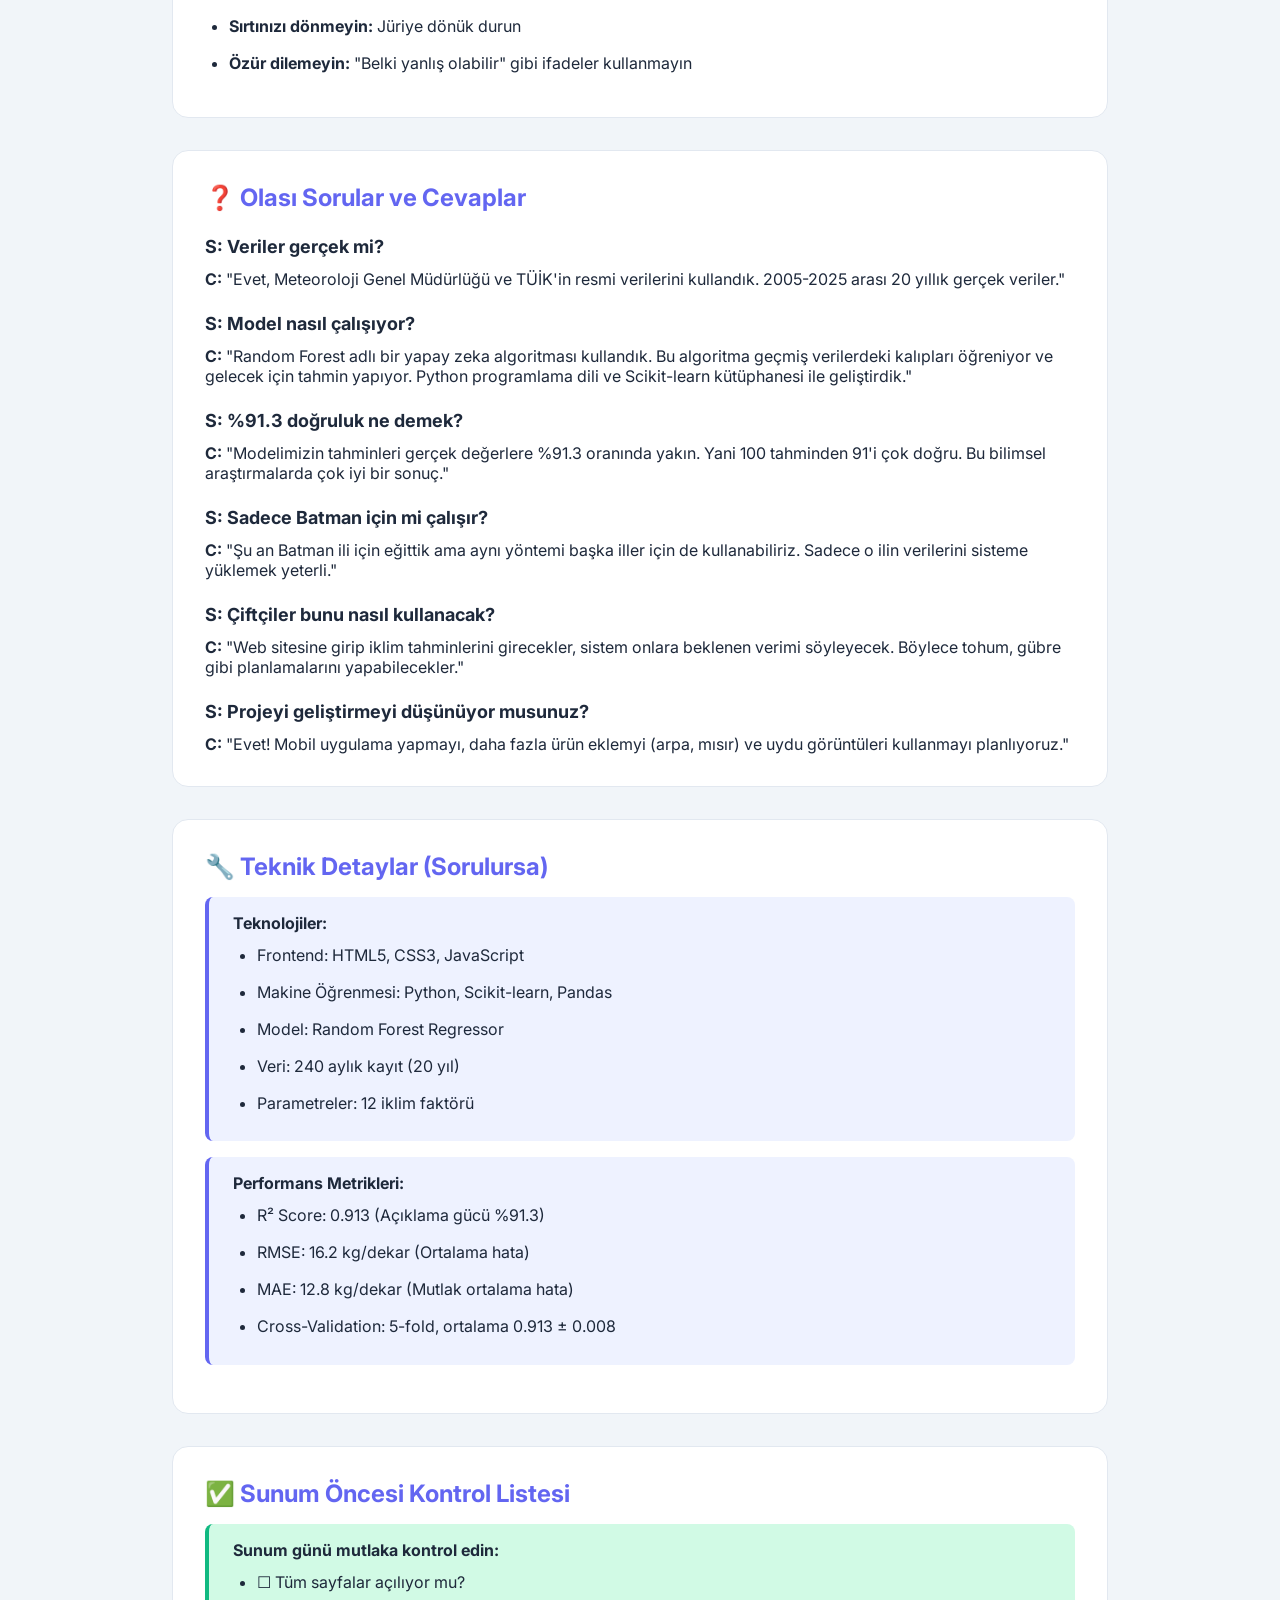
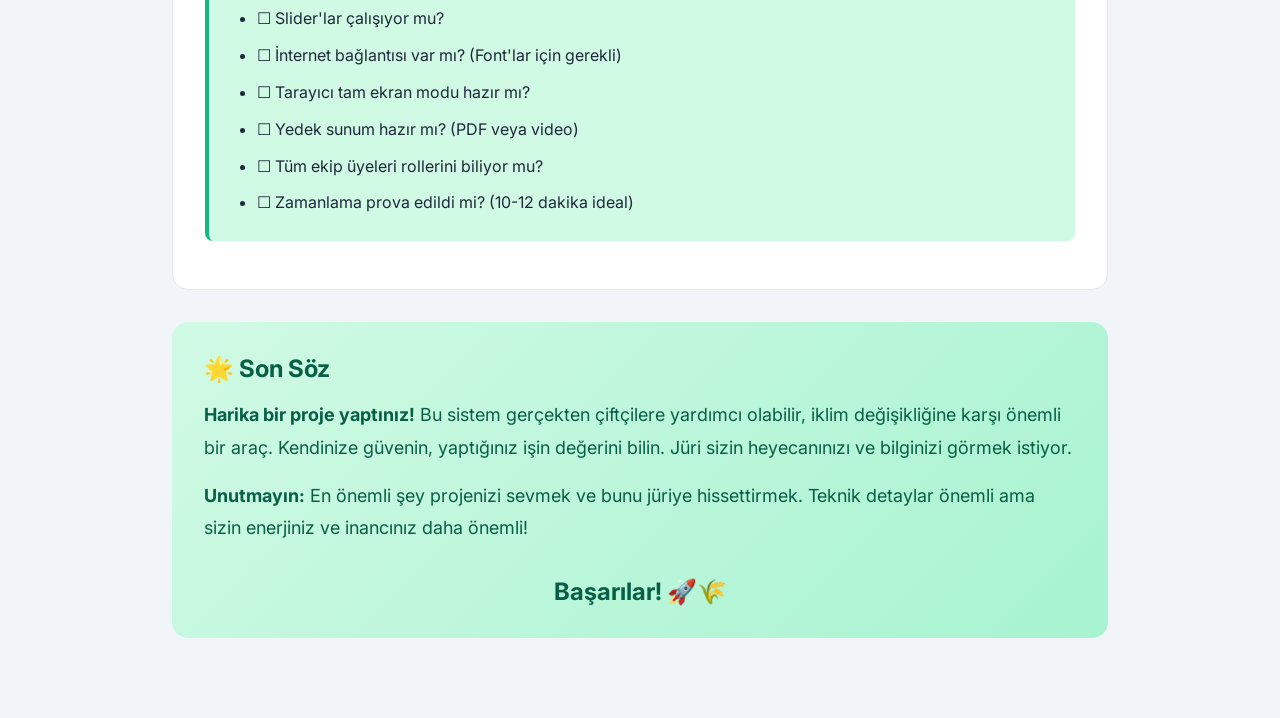
<file: presentation-guide.html>
<!DOCTYPE html>
<html lang="tr">
<head>
    <meta charset="UTF-8">
    <meta name="viewport" content="width=device-width, initial-scale=1.0">
    <title>Sunum Rehberi - TÜBİTAK 4006</title>
    <link href="https://fonts.googleapis.com/css2?family=Inter:wght@300;400;500;600;700;800&display=swap" rel="stylesheet">
    <link rel="stylesheet" href="styles.css">
    <style>
        .guide-container {
            max-width: 1000px;
            margin: 0 auto;
            padding: 3rem 2rem;
        }
        .guide-header {
            text-align: center;
            margin-bottom: 3rem;
            padding: 2rem;
            background: linear-gradient(135deg, #667eea 0%, #764ba2 100%);
            border-radius: 20px;
            color: white;
        }
        .guide-section {
            background: white;
            padding: 2rem;
            margin-bottom: 2rem;
            border-radius: 16px;
            border: 1px solid #e2e8f0;
        }
        .guide-section h2 {
            color: var(--primary);
            margin-bottom: 1rem;
            font-size: 1.5rem;
        }
        .guide-section h3 {
            color: var(--dark);
            margin-top: 1.5rem;
            margin-bottom: 0.75rem;
            font-size: 1.125rem;
        }
        .tip-box {
            background: #eef2ff;
            border-left: 4px solid var(--primary);
            padding: 1rem 1.5rem;
            margin: 1rem 0;
            border-radius: 8px;
        }
        .warning-box {
            background: #fef3c7;
            border-left: 4px solid var(--warning);
            padding: 1rem 1.5rem;
            margin: 1rem 0;
            border-radius: 8px;
        }
        .success-box {
            background: #d1fae5;
            border-left: 4px solid var(--success);
            padding: 1rem 1.5rem;
            margin: 1rem 0;
            border-radius: 8px;
        }
        .step-number {
            display: inline-flex;
            align-items: center;
            justify-content: center;
            width: 32px;
            height: 32px;
            background: var(--primary);
            color: white;
            border-radius: 50%;
            font-weight: 700;
            margin-right: 0.5rem;
        }
        .page-preview {
            background: var(--light);
            padding: 1rem;
            border-radius: 8px;
            margin: 1rem 0;
            font-family: monospace;
        }
        ul, ol {
            margin-left: 1.5rem;
            line-height: 1.8;
        }
        li {
            margin-bottom: 0.5rem;
        }
        .back-button {
            position: fixed;
            bottom: 2rem;
            right: 2rem;
            padding: 1rem 2rem;
            background: var(--primary);
            color: white;
            border: none;
            border-radius: 50px;
            font-weight: 600;
            cursor: pointer;
            box-shadow: 0 4px 12px rgba(99, 102, 241, 0.3);
            transition: all 0.3s;
        }
        .back-button:hover {
            transform: translateY(-2px);
            box-shadow: 0 6px 20px rgba(99, 102, 241, 0.4);
        }
    </style>
</head>
<body style="background: var(--light);">
    <div class="guide-container">
        <div class="guide-header">
            <h1 style="font-size: 2.5rem; margin-bottom: 1rem;">🎓 TÜBİTAK 4006 Sunum Rehberi</h1>
            <p style="font-size: 1.125rem; opacity: 0.95;">AgriClimate AI Projesini Nasıl Sunmalısınız?</p>
            <p style="font-size: 0.875rem; opacity: 0.8; margin-top: 0.5rem;">Bu rehber sadece proje ekibi içindir</p>
        </div>

        <!-- Genel Bakış -->
        <div class="guide-section">
            <h2>📋 Projeye Genel Bakış</h2>
            <p><strong>Proje Adı:</strong> Bölgesel İklim Verilerinin (Büyük Veri) Makine Öğrenmesi ile Analizi ve Tarımsal Verim Tahminlemesi</p>
            <p><strong>Hedef:</strong> Batman ili için 20 yıllık iklim ve tarım verilerini kullanarak buğday verimini tahmin etmek</p>
            
            <div class="success-box">
                <strong>✨ Ana Mesajınız:</strong> "Büyük veri ve yapay zeka ile çiftçilerin gelecekteki hasatlarını önceden tahmin edebilir, iklim değişikliğine karşı hazırlıklı olabiliriz!"
            </div>
        </div>

        <!-- Sunum Akışı -->
        <div class="guide-section">
            <h2>🎯 Sunum Akışı (Önerilen Sıra)</h2>
            
            <h3><span class="step-number">1</span> Giriş (2-3 dakika)</h3>
            <ul>
                <li><strong>Problemi tanıtın:</strong> "İklim değişikliği tarımı etkiliyor. Çiftçiler ne kadar ürün alacaklarını bilmek istiyorlar."</li>
                <li><strong>Çözümünüzü söyleyin:</strong> "Biz 20 yıllık verileri analiz ederek gelecekteki verimi tahmin eden bir sistem geliştirdik."</li>
                <li><strong>Neden önemli:</strong> "Bu sayede çiftçiler ve devlet daha iyi planlama yapabilir, gıda güvenliği sağlanır."</li>
            </ul>

            <h3><span class="step-number">2</span> Dashboard Sayfası (3-4 dakika)</h3>
            <div class="page-preview">index.html - Ana Dashboard</div>
            <p><strong>Ne göstereceksiniz:</strong></p>
            <ul>
                <li><strong>İstatistik kartları:</strong> "20 yıllık veri topladık, modelimiz %91 doğrulukla tahmin yapıyor"</li>
                <li><strong>Canlı Tahmin Sistemi:</strong> Slider'ları hareket ettirin ve şunu söyleyin:
                    <div class="tip-box">
                        💡 "Bakın, Nisan ayında yağış 105mm olursa ve Mayıs sıcaklığı 20°C olursa, sistemimiz 312 kg/dekar verim tahmin ediyor. Slider'ı değiştirdiğimde tahmin anında değişiyor!"
                    </div>
                </li>
                <li><strong>Faktör Önem Analizi:</strong> "En önemli faktör Nisan yağışı (%94). Yani Nisan'da ne kadar yağmur yağdığı verimi en çok etkiliyor."</li>
                <li><strong>Aktivite Logu:</strong> "Sistem sürekli çalışıyor, yeni veriler geliyor, model kendini güncelliyor."</li>
            </ul>

            <div class="warning-box">
                ⚠️ <strong>Dikkat:</strong> Slider'ları yavaşça hareket ettirin ki herkes görsün. Tahmin değerinin değiştiğini vurgulayın!
            </div>

            <h3><span class="step-number">3</span> Veri Analizi Sayfası (2-3 dakika)</h3>
            <div class="page-preview">analysis.html - Veri Analizi</div>
            <p><strong>Ne göstereceksiniz:</strong></p>
            <ul>
                <li><strong>Korelasyon Matrisi:</strong> "Bu tablo hangi faktörlerin birbirleriyle ilişkili olduğunu gösteriyor."
                    <div class="tip-box">
                        💡 "Yeşil renkler güçlü ilişki demek. Bakın, Nisan yağışı ile verim arasında 0.94 korelasyon var - çok güçlü bir ilişki!"
                    </div>
                </li>
                <li><strong>İstatistikler:</strong> "Ortalama verim 285 kg/dekar. En düşük 218, en yüksek 362 kg olmuş."</li>
                <li><strong>Veri Kalitesi:</strong> "Verilerimiz %100 eksiksiz, çok kaliteli veri kullandık."</li>
            </ul>

            <h3><span class="step-number">4</span> Tahmin Modeli Sayfası (3-4 dakika)</h3>
            <div class="page-preview">prediction.html - Tahmin Modeli</div>
            <p><strong>Ne göstereceksiniz:</strong></p>
            <ul>
                <li><strong>Model Karşılaştırması:</strong> "5 farklı yapay zeka modeli denedik. Random Forest en iyisi oldu."
                    <div class="tip-box">
                        💡 "Random Forest modeli %91.3 doğrulukla tahmin yapıyor. Bu çok iyi bir sonuç!"
                    </div>
                </li>
                <li><strong>Hiperparametre Ayarları:</strong> "Modeli optimize ettik, en iyi ayarları bulduk."</li>
                <li><strong>Cross-Validation:</strong> "Modeli 5 farklı şekilde test ettik, hepsinde başarılı oldu. Bu modelin güvenilir olduğunu gösteriyor."</li>
            </ul>

            <div class="success-box">
                ✅ <strong>Vurgulanacak Nokta:</strong> "Modelimiz sadece bir kez değil, 5 farklı test setinde de başarılı oldu. Bu bilimsel olarak çok önemli!"
            </div>

            <h3><span class="step-number">5</span> Veri Seti Sayfası (2 dakika)</h3>
            <div class="page-preview">data.html - Veri Seti</div>
            <p><strong>Ne göstereceksiniz:</strong></p>
            <ul>
                <li><strong>Veri Kaynakları:</strong> "Meteoroloji Genel Müdürlüğü ve TÜİK'ten resmi veriler kullandık."</li>
                <li><strong>Veri Tablosu:</strong> "İşte son 5 yılın verileri. 2025 için tahminimiz 312 kg/dekar."</li>
                <li><strong>Parametreler:</strong> "12 farklı iklim parametresi kullandık - yağış, sıcaklık, nem, rüzgar..."</li>
            </ul>

            <h3><span class="step-number">6</span> Raporlar Sayfası (1-2 dakika)</h3>
            <div class="page-preview">reports.html - Raporlar</div>
            <p><strong>Ne göstereceksiniz:</strong></p>
            <ul>
                <li>"Sistem otomatik raporlar oluşturuyor."</li>
                <li>"Görüntüle butonuna tıklayın, rapor özetini gösterin."</li>
                <li>"Veriler CSV veya JSON formatında indirilebilir."</li>
            </ul>
        </div>

        <!-- Sunum İpuçları -->
        <div class="guide-section">
            <h2>💡 Sunum İpuçları</h2>
            
            <h3>✅ Yapılması Gerekenler:</h3>
            <ul>
                <li><strong>Yavaş konuşun:</strong> Jüri her şeyi anlamalı</li>
                <li><strong>Göz teması kurun:</strong> Ekrana değil, jüriye bakın</li>
                <li><strong>Slider'ları kullanın:</strong> İnteraktif gösterim çok etkili</li>
                <li><strong>Sayıları vurgulayın:</strong> "%91.3 doğruluk", "20 yıllık veri", "312 kg tahmin"</li>
                <li><strong>Gerçek hayat örneği verin:</strong> "Bir çiftçi bu sistemi kullanarak Nisan'da yağış azsa erken önlem alabilir"</li>
                <li><strong>Heyecanlı olun:</strong> Projenize inanın, enerjiniz jüriye geçsin!</li>
            </ul>

            <h3>❌ Yapılmaması Gerekenler:</h3>
            <ul>
                <li><strong>Çok hızlı geçmeyin:</strong> Her sayfaya zaman ayırın</li>
                <li><strong>Teknik jargon kullanmayın:</strong> "Random Forest" yerine "yapay zeka modeli" deyin</li>
                <li><strong>Sadece okumayın:</strong> Ekrandakini okumak yerine açıklayın</li>
                <li><strong>Sırtınızı dönmeyin:</strong> Jüriye dönük durun</li>
                <li><strong>Özür dilemeyin:</strong> "Belki yanlış olabilir" gibi ifadeler kullanmayın</li>
            </ul>
        </div>

        <!-- Olası Sorular -->
        <div class="guide-section">
            <h2>❓ Olası Sorular ve Cevaplar</h2>
            
            <h3>S: Veriler gerçek mi?</h3>
            <p><strong>C:</strong> "Evet, Meteoroloji Genel Müdürlüğü ve TÜİK'in resmi verilerini kullandık. 2005-2025 arası 20 yıllık gerçek veriler."</p>

            <h3>S: Model nasıl çalışıyor?</h3>
            <p><strong>C:</strong> "Random Forest adlı bir yapay zeka algoritması kullandık. Bu algoritma geçmiş verilerdeki kalıpları öğreniyor ve gelecek için tahmin yapıyor. Python programlama dili ve Scikit-learn kütüphanesi ile geliştirdik."</p>

            <h3>S: %91.3 doğruluk ne demek?</h3>
            <p><strong>C:</strong> "Modelimizin tahminleri gerçek değerlere %91.3 oranında yakın. Yani 100 tahminden 91'i çok doğru. Bu bilimsel araştırmalarda çok iyi bir sonuç."</p>

            <h3>S: Sadece Batman için mi çalışır?</h3>
            <p><strong>C:</strong> "Şu an Batman ili için eğittik ama aynı yöntemi başka iller için de kullanabiliriz. Sadece o ilin verilerini sisteme yüklemek yeterli."</p>

            <h3>S: Çiftçiler bunu nasıl kullanacak?</h3>
            <p><strong>C:</strong> "Web sitesine girip iklim tahminlerini girecekler, sistem onlara beklenen verimi söyleyecek. Böylece tohum, gübre gibi planlamalarını yapabilecekler."</p>

            <h3>S: Projeyi geliştirmeyi düşünüyor musunuz?</h3>
            <p><strong>C:</strong> "Evet! Mobil uygulama yapmayı, daha fazla ürün eklemyi (arpa, mısır) ve uydu görüntüleri kullanmayı planlıyoruz."</p>
        </div>

        <!-- Teknik Detaylar -->
        <div class="guide-section">
            <h2>🔧 Teknik Detaylar (Sorulursa)</h2>
            
            <div class="tip-box">
                <strong>Teknolojiler:</strong>
                <ul style="margin-top: 0.5rem;">
                    <li>Frontend: HTML5, CSS3, JavaScript</li>
                    <li>Makine Öğrenmesi: Python, Scikit-learn, Pandas</li>
                    <li>Model: Random Forest Regressor</li>
                    <li>Veri: 240 aylık kayıt (20 yıl)</li>
                    <li>Parametreler: 12 iklim faktörü</li>
                </ul>
            </div>

            <div class="tip-box">
                <strong>Performans Metrikleri:</strong>
                <ul style="margin-top: 0.5rem;">
                    <li>R² Score: 0.913 (Açıklama gücü %91.3)</li>
                    <li>RMSE: 16.2 kg/dekar (Ortalama hata)</li>
                    <li>MAE: 12.8 kg/dekar (Mutlak ortalama hata)</li>
                    <li>Cross-Validation: 5-fold, ortalama 0.913 ± 0.008</li>
                </ul>
            </div>
        </div>

        <!-- Son Kontrol Listesi -->
        <div class="guide-section">
            <h2>✅ Sunum Öncesi Kontrol Listesi</h2>
            
            <div class="success-box">
                <strong>Sunum günü mutlaka kontrol edin:</strong>
                <ul style="margin-top: 0.5rem;">
                    <li>☐ Tüm sayfalar açılıyor mu?</li>
                    <li>☐ Slider'lar çalışıyor mu?</li>
                    <li>☐ İnternet bağlantısı var mı? (Font'lar için gerekli)</li>
                    <li>☐ Tarayıcı tam ekran modu hazır mı?</li>
                    <li>☐ Yedek sunum hazır mı? (PDF veya video)</li>
                    <li>☐ Tüm ekip üyeleri rollerini biliyor mu?</li>
                    <li>☐ Zamanlama prova edildi mi? (10-12 dakika ideal)</li>
                </ul>
            </div>
        </div>

        <!-- Motivasyon -->
        <div class="guide-section" style="background: linear-gradient(135deg, #d1fae5 0%, #a7f3d0 100%); border: none;">
            <h2 style="color: #065f46;">🌟 Son Söz</h2>
            <p style="font-size: 1.125rem; line-height: 1.8; color: #065f46;">
                <strong>Harika bir proje yaptınız!</strong> Bu sistem gerçekten çiftçilere yardımcı olabilir, iklim değişikliğine karşı önemli bir araç. 
                Kendinize güvenin, yaptığınız işin değerini bilin. Jüri sizin heyecanınızı ve bilginizi görmek istiyor.
            </p>
            <p style="font-size: 1.125rem; line-height: 1.8; color: #065f46; margin-top: 1rem;">
                <strong>Unutmayın:</strong> En önemli şey projenizi sevmek ve bunu jüriye hissettirmek. Teknik detaylar önemli ama sizin enerjiniz ve inancınız daha önemli!
            </p>
            <p style="font-size: 1.5rem; text-align: center; margin-top: 2rem; color: #065f46;">
                <strong>Başarılar! 🚀🌾</strong>
            </p>
        </div>
    </div>

    <button class="back-button" onclick="window.location.href='index.html'">← Ana Sayfaya Dön</button>
</body>
</html>
</file>
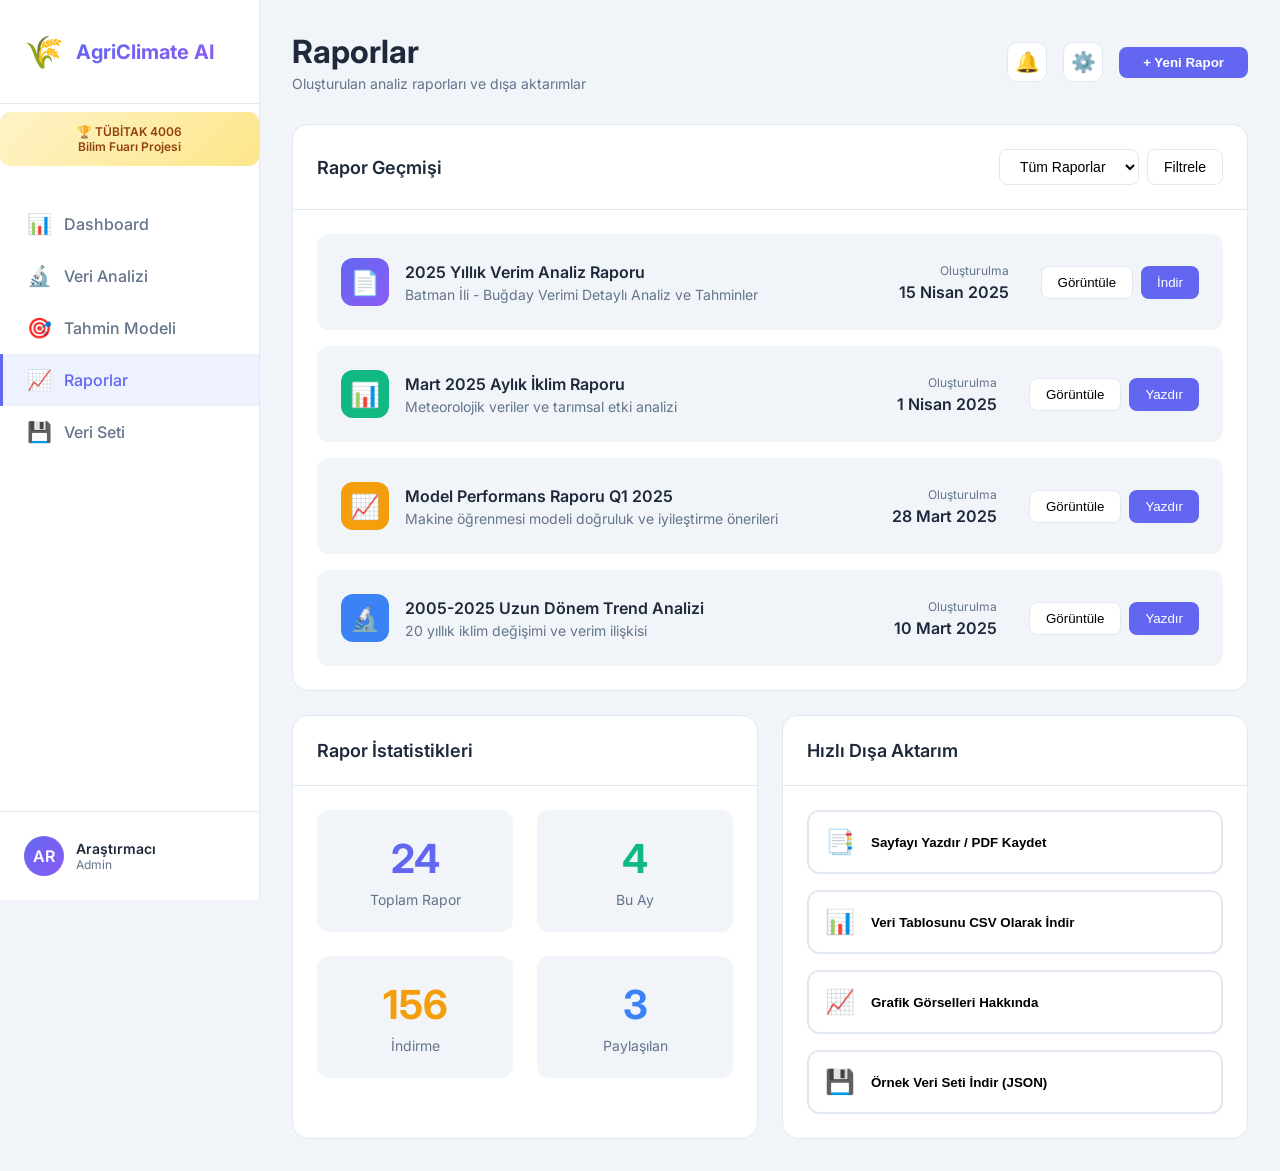
<file: reports.html>
<!DOCTYPE html>
<html lang="tr">
<head>
    <meta charset="UTF-8">
    <meta name="viewport" content="width=device-width, initial-scale=1.0">
    <title>Raporlar - AgriClimate AI</title>
    <link href="https://fonts.googleapis.com/css2?family=Inter:wght@300;400;500;600;700;800&display=swap" rel="stylesheet">
    <link rel="stylesheet" href="styles.css">
</head>
<body>
    <aside class="sidebar">
        <div class="logo-container">
            <div class="logo-icon">🌾</div>
            <div class="logo-text">AgriClimate AI</div>
        </div>
        
        <div style="padding: 0.75rem 1.5rem; margin: 0.5rem 0; background: linear-gradient(135deg, #fef3c7, #fde68a); border-radius: 10px; font-size: 0.75rem; text-align: center; font-weight: 600; color: #92400e;">
            🏆 TÜBİTAK 4006<br>Bilim Fuarı Projesi
        </div>
        
        <nav class="nav-menu">
            <a href="index.html" class="nav-item">
                <span class="nav-icon">📊</span>
                <span class="nav-text">Dashboard</span>
            </a>
            <a href="analysis.html" class="nav-item">
                <span class="nav-icon">🔬</span>
                <span class="nav-text">Veri Analizi</span>
            </a>
            <a href="prediction.html" class="nav-item">
                <span class="nav-icon">🎯</span>
                <span class="nav-text">Tahmin Modeli</span>
            </a>
            <a href="reports.html" class="nav-item active">
                <span class="nav-icon">📈</span>
                <span class="nav-text">Raporlar</span>
            </a>
            <a href="data.html" class="nav-item">
                <span class="nav-icon">💾</span>
                <span class="nav-text">Veri Seti</span>
            </a>
        </nav>
        
        <div class="sidebar-footer">
            <div class="user-info">
                <div class="user-avatar">AR</div>
                <div class="user-details">
                    <div class="user-name">Araştırmacı</div>
                    <div class="user-role">Admin</div>
                </div>
            </div>
        </div>
    </aside>

    <main class="main-content">
        <header class="top-bar">
            <div class="page-title">
                <h1>Raporlar</h1>
                <p class="page-subtitle">Oluşturulan analiz raporları ve dışa aktarımlar</p>
            </div>
            <div class="top-actions">
                <button class="btn-icon" onclick="alert('Bildirimler\n\n🔔 Model eğitimi tamamlandı (2 dk önce)\n📥 Yeni veri seti yüklendi (15 dk önce)\n⚠️ Anomali tespit edildi (1 saat önce)')">🔔</button>
                <button class="btn-icon" onclick="alert('Sistem Ayarları\n\n• Model Parametreleri\n• Veri Kaynakları\n• Bildirim Tercihleri\n• Dışa Aktarım Ayarları\n• Kullanıcı Profili')">⚙️</button>
                <button onclick="alert('Yeni Rapor Oluştur\n\nRapor türü seçin:\n• Aylık İklim Raporu\n• Yıllık Verim Analizi\n• Model Performans Raporu\n• Özel Analiz Raporu\n\nRapor oluşturma işlemi başlatılacak.')" style="padding: 0.5rem 1.5rem; background: var(--primary); color: white; border: none; border-radius: 8px; font-weight: 600; cursor: pointer;">+ Yeni Rapor</button>
            </div>
        </header>

        <div class="dashboard-grid">
            <section class="panel" style="grid-column: span 12;">
                <div class="panel-header">
                    <h2>Rapor Geçmişi</h2>
                    <div style="display: flex; gap: 0.5rem;">
                        <select class="select-small">
                            <option>Tüm Raporlar</option>
                            <option>Aylık</option>
                            <option>Yıllık</option>
                            <option>Özel</option>
                        </select>
                        <button class="btn-small" onclick="alert('Filtre uygulandı.\n\nGösterilen raporlar:\n• Tüm Raporlar: 24 adet\n• Aylık: 12 adet\n• Yıllık: 8 adet\n• Özel: 4 adet')">Filtrele</button>
                    </div>
                </div>
                <div class="panel-content">
                    <div style="display: grid; gap: 1rem;">
                        <div style="display: flex; align-items: center; padding: 1.5rem; background: var(--light); border-radius: 12px; transition: all 0.2s; cursor: pointer;" onmouseover="this.style.background='#e2e8f0'" onmouseout="this.style.background='var(--light)'">
                            <div style="width: 48px; height: 48px; background: linear-gradient(135deg, var(--primary), #8b5cf6); border-radius: 12px; display: flex; align-items: center; justify-content: center; font-size: 1.5rem; color: white; margin-right: 1rem;">📄</div>
                            <div style="flex: 1;">
                                <div style="font-weight: 600; margin-bottom: 0.25rem;">2025 Yıllık Verim Analiz Raporu</div>
                                <div style="font-size: 0.875rem; color: var(--gray);">Batman İli - Buğday Verimi Detaylı Analiz ve Tahminler</div>
                            </div>
                            <div style="text-align: right; margin-right: 2rem;">
                                <div style="font-size: 0.75rem; color: var(--gray); margin-bottom: 0.25rem;">Oluşturulma</div>
                                <div style="font-weight: 600;">15 Nisan 2025</div>
                            </div>
                            <div style="display: flex; gap: 0.5rem;">
                                <button style="padding: 0.5rem 1rem; background: white; border: 1px solid #e2e8f0; border-radius: 8px; cursor: pointer; font-weight: 500;">Görüntüle</button>
                                <button style="padding: 0.5rem 1rem; background: var(--primary); color: white; border: none; border-radius: 8px; cursor: pointer; font-weight: 500;">İndir</button>
                            </div>
                        </div>

                        <div style="display: flex; align-items: center; padding: 1.5rem; background: var(--light); border-radius: 12px; transition: all 0.2s; cursor: pointer;" onmouseover="this.style.background='#e2e8f0'" onmouseout="this.style.background='var(--light)'">
                            <div style="width: 48px; height: 48px; background: linear-gradient(135deg, var(--success), #10b981); border-radius: 12px; display: flex; align-items: center; justify-content: center; font-size: 1.5rem; color: white; margin-right: 1rem;">📊</div>
                            <div style="flex: 1;">
                                <div style="font-weight: 600; margin-bottom: 0.25rem;">Mart 2025 Aylık İklim Raporu</div>
                                <div style="font-size: 0.875rem; color: var(--gray);">Meteorolojik veriler ve tarımsal etki analizi</div>
                            </div>
                            <div style="text-align: right; margin-right: 2rem;">
                                <div style="font-size: 0.75rem; color: var(--gray); margin-bottom: 0.25rem;">Oluşturulma</div>
                                <div style="font-weight: 600;">1 Nisan 2025</div>
                            </div>
                            <div style="display: flex; gap: 0.5rem;">
                                <button onclick="alert('Mart 2025 Aylık İklim Raporu\n\nMeteorolojik Veriler:\n• Ortalama Sıcaklık: 12.5°C\n• Toplam Yağış: 82mm\n• Güneşlenme: 185 saat\n\nTarımsal Etki: Olumlu')" style="padding: 0.5rem 1rem; background: white; border: 1px solid #e2e8f0; border-radius: 8px; cursor: pointer; font-weight: 500;">Görüntüle</button>
                                <button onclick="window.print()" style="padding: 0.5rem 1rem; background: var(--primary); color: white; border: none; border-radius: 8px; cursor: pointer; font-weight: 500;">Yazdır</button>
                            </div>
                        </div>

                        <div style="display: flex; align-items: center; padding: 1.5rem; background: var(--light); border-radius: 12px; transition: all 0.2s; cursor: pointer;" onmouseover="this.style.background='#e2e8f0'" onmouseout="this.style.background='var(--light)'">
                            <div style="width: 48px; height: 48px; background: linear-gradient(135deg, var(--warning), #f59e0b); border-radius: 12px; display: flex; align-items: center; justify-content: center; font-size: 1.5rem; color: white; margin-right: 1rem;">📈</div>
                            <div style="flex: 1;">
                                <div style="font-weight: 600; margin-bottom: 0.25rem;">Model Performans Raporu Q1 2025</div>
                                <div style="font-size: 0.875rem; color: var(--gray);">Makine öğrenmesi modeli doğruluk ve iyileştirme önerileri</div>
                            </div>
                            <div style="text-align: right; margin-right: 2rem;">
                                <div style="font-size: 0.75rem; color: var(--gray); margin-bottom: 0.25rem;">Oluşturulma</div>
                                <div style="font-weight: 600;">28 Mart 2025</div>
                            </div>
                            <div style="display: flex; gap: 0.5rem;">
                                <button onclick="alert('Model Performans Raporu Q1 2025\n\nRandom Forest Model:\n• R² Score: 0.913\n• RMSE: 16.2 kg/dekar\n• MAE: 12.8 kg/dekar\n\nÖneriler:\n• Hiperparametre optimizasyonu\n• Daha fazla özellik mühendisliği')" style="padding: 0.5rem 1rem; background: white; border: 1px solid #e2e8f0; border-radius: 8px; cursor: pointer; font-weight: 500;">Görüntüle</button>
                                <button onclick="window.print()" style="padding: 0.5rem 1rem; background: var(--primary); color: white; border: none; border-radius: 8px; cursor: pointer; font-weight: 500;">Yazdır</button>
                            </div>
                        </div>

                        <div style="display: flex; align-items: center; padding: 1.5rem; background: var(--light); border-radius: 12px; transition: all 0.2s; cursor: pointer;" onmouseover="this.style.background='#e2e8f0'" onmouseout="this.style.background='var(--light)'">
                            <div style="width: 48px; height: 48px; background: linear-gradient(135deg, var(--info), #3b82f6); border-radius: 12px; display: flex; align-items: center; justify-content: center; font-size: 1.5rem; color: white; margin-right: 1rem;">🔬</div>
                            <div style="flex: 1;">
                                <div style="font-weight: 600; margin-bottom: 0.25rem;">2005-2025 Uzun Dönem Trend Analizi</div>
                                <div style="font-size: 0.875rem; color: var(--gray);">20 yıllık iklim değişimi ve verim ilişkisi</div>
                            </div>
                            <div style="text-align: right; margin-right: 2rem;">
                                <div style="font-size: 0.75rem; color: var(--gray); margin-bottom: 0.25rem;">Oluşturulma</div>
                                <div style="font-weight: 600;">10 Mart 2025</div>
                            </div>
                            <div style="display: flex; gap: 0.5rem;">
                                <button onclick="alert('2005-2025 Uzun Dönem Trend Analizi\n\n20 Yıllık Bulgular:\n• Ortalama sıcaklık artışı: +1.2°C\n• Yağış değişkenliği: %15 artış\n• Verim trendi: Stabil\n\nİklim değişikliği etkisi gözlemlendi.')" style="padding: 0.5rem 1rem; background: white; border: 1px solid #e2e8f0; border-radius: 8px; cursor: pointer; font-weight: 500;">Görüntüle</button>
                                <button onclick="window.print()" style="padding: 0.5rem 1rem; background: var(--primary); color: white; border: none; border-radius: 8px; cursor: pointer; font-weight: 500;">Yazdır</button>
                            </div>
                        </div>
                    </div>
                </div>
            </section>

            <section class="panel" style="grid-column: span 6;">
                <div class="panel-header">
                    <h2>Rapor İstatistikleri</h2>
                </div>
                <div class="panel-content">
                    <div style="display: grid; grid-template-columns: repeat(2, 1fr); gap: 1.5rem;">
                        <div style="text-align: center; padding: 1.5rem; background: var(--light); border-radius: 12px;">
                            <div style="font-size: 2.5rem; font-weight: 700; color: var(--primary); margin-bottom: 0.5rem;">24</div>
                            <div style="font-size: 0.875rem; color: var(--gray);">Toplam Rapor</div>
                        </div>
                        <div style="text-align: center; padding: 1.5rem; background: var(--light); border-radius: 12px;">
                            <div style="font-size: 2.5rem; font-weight: 700; color: var(--success); margin-bottom: 0.5rem;">4</div>
                            <div style="font-size: 0.875rem; color: var(--gray);">Bu Ay</div>
                        </div>
                        <div style="text-align: center; padding: 1.5rem; background: var(--light); border-radius: 12px;">
                            <div style="font-size: 2.5rem; font-weight: 700; color: var(--warning); margin-bottom: 0.5rem;">156</div>
                            <div style="font-size: 0.875rem; color: var(--gray);">İndirme</div>
                        </div>
                        <div style="text-align: center; padding: 1.5rem; background: var(--light); border-radius: 12px;">
                            <div style="font-size: 2.5rem; font-weight: 700; color: var(--info); margin-bottom: 0.5rem;">3</div>
                            <div style="font-size: 0.875rem; color: var(--gray);">Paylaşılan</div>
                        </div>
                    </div>
                </div>
            </section>

            <section class="panel" style="grid-column: span 6;">
                <div class="panel-header">
                    <h2>Hızlı Dışa Aktarım</h2>
                </div>
                <div class="panel-content">
                    <div style="display: flex; flex-direction: column; gap: 1rem;">
                        <button onclick="window.print()" style="padding: 1rem; background: white; border: 2px solid #e2e8f0; border-radius: 12px; cursor: pointer; font-weight: 600; text-align: left; display: flex; align-items: center; gap: 1rem; transition: all 0.2s;" onmouseover="this.style.borderColor='var(--primary)'" onmouseout="this.style.borderColor='#e2e8f0'">
                            <span style="font-size: 1.5rem;">📑</span>
                            <span>Sayfayı Yazdır / PDF Kaydet</span>
                        </button>
                        <button onclick="exportToCSV()" style="padding: 1rem; background: white; border: 2px solid #e2e8f0; border-radius: 12px; cursor: pointer; font-weight: 600; text-align: left; display: flex; align-items: center; gap: 1rem; transition: all 0.2s;" onmouseover="this.style.borderColor='var(--primary)'" onmouseout="this.style.borderColor='#e2e8f0'">
                            <span style="font-size: 1.5rem;">📊</span>
                            <span>Veri Tablosunu CSV Olarak İndir</span>
                        </button>
                        <button onclick="alert('Grafik görselleri PNG formatında indirilecek.\n\nDashboard sayfasındaki grafikleri sağ tıklayıp \'Resmi Farklı Kaydet\' seçeneğini kullanabilirsiniz.')" style="padding: 1rem; background: white; border: 2px solid #e2e8f0; border-radius: 12px; cursor: pointer; font-weight: 600; text-align: left; display: flex; align-items: center; gap: 1rem; transition: all 0.2s;" onmouseover="this.style.borderColor='var(--primary)'" onmouseout="this.style.borderColor='#e2e8f0'">
                            <span style="font-size: 1.5rem;">📈</span>
                            <span>Grafik Görselleri Hakkında</span>
                        </button>
                        <button onclick="downloadSampleData()" style="padding: 1rem; background: white; border: 2px solid #e2e8f0; border-radius: 12px; cursor: pointer; font-weight: 600; text-align: left; display: flex; align-items: center; gap: 1rem; transition: all 0.2s;" onmouseover="this.style.borderColor='var(--primary)'" onmouseout="this.style.borderColor='#e2e8f0'">
                            <span style="font-size: 1.5rem;">💾</span>
                            <span>Örnek Veri Seti İndir (JSON)</span>
                        </button>
                    </div>
                </div>
            </section>
        </div>
    </main>

    <script src="script.js"></script>
</body>
</html>
</file>
<file: styles.css>
* {
    margin: 0;
    padding: 0;
    box-sizing: border-box;
}

:root {
    --primary: #6366f1;
    --primary-dark: #4f46e5;
    --success: #10b981;
    --warning: #f59e0b;
    --danger: #ef4444;
    --info: #3b82f6;
    --dark: #1e293b;
    --gray: #64748b;
    --light: #f1f5f9;
    --white: #ffffff;
    --sidebar-width: 260px;
}

body {
    font-family: 'Inter', sans-serif;
    background: var(--light);
    color: var(--dark);
    display: flex;
    min-height: 100vh;
}

/* Sidebar */
.sidebar {
    width: var(--sidebar-width);
    background: var(--white);
    border-right: 1px solid #e2e8f0;
    display: flex;
    flex-direction: column;
    position: fixed;
    height: 100vh;
    z-index: 100;
}

.logo-container {
    padding: 2rem 1.5rem;
    display: flex;
    align-items: center;
    gap: 0.75rem;
    border-bottom: 1px solid #e2e8f0;
}

.logo-icon {
    font-size: 2rem;
}

.logo-text {
    font-size: 1.25rem;
    font-weight: 700;
    background: linear-gradient(135deg, var(--primary), #8b5cf6);
    -webkit-background-clip: text;
    -webkit-text-fill-color: transparent;
}

.nav-menu {
    flex: 1;
    padding: 1.5rem 0;
}

.nav-item {
    display: flex;
    align-items: center;
    gap: 0.75rem;
    padding: 0.875rem 1.5rem;
    color: var(--gray);
    text-decoration: none;
    transition: all 0.2s;
    font-weight: 500;
    border-left: 3px solid transparent;
}

.nav-item:hover {
    background: var(--light);
    color: var(--primary);
}

.nav-item.active {
    background: #eef2ff;
    color: var(--primary);
    border-left-color: var(--primary);
}

.nav-icon {
    font-size: 1.25rem;
}

.sidebar-footer {
    padding: 1.5rem;
    border-top: 1px solid #e2e8f0;
}

.user-info {
    display: flex;
    align-items: center;
    gap: 0.75rem;
}

.user-avatar {
    width: 40px;
    height: 40px;
    border-radius: 50%;
    background: linear-gradient(135deg, var(--primary), #8b5cf6);
    display: flex;
    align-items: center;
    justify-content: center;
    color: white;
    font-weight: 600;
}

.user-details {
    flex: 1;
}

.user-name {
    font-weight: 600;
    font-size: 0.875rem;
}

.user-role {
    font-size: 0.75rem;
    color: var(--gray);
}

/* Main Content */
.main-content {
    flex: 1;
    margin-left: var(--sidebar-width);
    padding: 2rem;
}

/* Top Bar */
.top-bar {
    display: flex;
    justify-content: space-between;
    align-items: center;
    margin-bottom: 2rem;
}

.page-title h1 {
    font-size: 2rem;
    font-weight: 700;
    margin-bottom: 0.25rem;
}

.page-subtitle {
    color: var(--gray);
    font-size: 0.875rem;
}

.top-actions {
    display: flex;
    align-items: center;
    gap: 1rem;
}

.btn-icon {
    width: 40px;
    height: 40px;
    border-radius: 10px;
    border: 1px solid #e2e8f0;
    background: white;
    cursor: pointer;
    font-size: 1.25rem;
    transition: all 0.2s;
    position: relative;
}

.btn-icon:hover {
    background: var(--light);
    transform: translateY(-2px);
}

.notification-badge {
    position: absolute;
    top: -5px;
    right: -5px;
    background: var(--danger);
    color: white;
    font-size: 0.625rem;
    padding: 0.125rem 0.375rem;
    border-radius: 10px;
    font-weight: 600;
}

.sync-status {
    display: flex;
    align-items: center;
    gap: 0.5rem;
    padding: 0.5rem 1rem;
    background: white;
    border-radius: 10px;
    border: 1px solid #e2e8f0;
    font-size: 0.875rem;
}

.status-dot {
    width: 8px;
    height: 8px;
    border-radius: 50%;
    background: var(--success);
    animation: pulse 2s infinite;
}

@keyframes pulse {
    0%, 100% { opacity: 1; }
    50% { opacity: 0.5; }
}

/* Stats Grid */
.stats-grid {
    display: grid;
    grid-template-columns: repeat(auto-fit, minmax(250px, 1fr));
    gap: 1.5rem;
    margin-bottom: 2rem;
}

.stat-card {
    background: white;
    padding: 1.5rem;
    border-radius: 16px;
    border: 1px solid #e2e8f0;
    transition: all 0.3s;
}

.stat-card:hover {
    transform: translateY(-4px);
    box-shadow: 0 12px 24px rgba(0,0,0,0.1);
}

.stat-header {
    display: flex;
    justify-content: space-between;
    align-items: center;
    margin-bottom: 1rem;
}

.stat-icon {
    font-size: 2rem;
}

.stat-trend {
    font-size: 0.875rem;
    font-weight: 600;
    padding: 0.25rem 0.5rem;
    border-radius: 6px;
}

.stat-trend.up {
    background: #d1fae5;
    color: var(--success);
}

.stat-trend.down {
    background: #fee2e2;
    color: var(--danger);
}

.stat-value {
    font-size: 2.5rem;
    font-weight: 700;
    margin-bottom: 0.5rem;
}

.stat-card.primary .stat-value { color: var(--primary); }
.stat-card.success .stat-value { color: var(--success); }
.stat-card.warning .stat-value { color: var(--warning); }
.stat-card.info .stat-value { color: var(--info); }

.stat-label {
    color: var(--gray);
    font-size: 0.875rem;
    margin-bottom: 0.75rem;
}

.stat-footer {
    padding-top: 0.75rem;
    border-top: 1px solid #e2e8f0;
}

.stat-detail {
    font-size: 0.75rem;
    color: var(--gray);
}

/* Dashboard Grid */
.dashboard-grid {
    display: grid;
    grid-template-columns: repeat(12, 1fr);
    gap: 1.5rem;
}

.panel {
    background: white;
    border-radius: 16px;
    border: 1px solid #e2e8f0;
    overflow: hidden;
}

.panel-header {
    padding: 1.5rem;
    border-bottom: 1px solid #e2e8f0;
    display: flex;
    justify-content: space-between;
    align-items: center;
}

.panel-header h2 {
    font-size: 1.125rem;
    font-weight: 600;
}

.panel-content {
    padding: 1.5rem;
}

.live-prediction {
    grid-column: span 8;
}

.feature-importance {
    grid-column: span 4;
}

.time-series {
    grid-column: span 8;
}

.activity-log {
    grid-column: span 4;
}

/* Live Prediction */
.prediction-display {
    display: grid;
    grid-template-columns: 1fr auto;
    gap: 2rem;
    margin-bottom: 2rem;
    padding: 2rem;
    background: linear-gradient(135deg, #667eea 0%, #764ba2 100%);
    border-radius: 12px;
    color: white;
}

.prediction-main {
    text-align: center;
}

.prediction-label {
    font-size: 0.875rem;
    opacity: 0.9;
    margin-bottom: 1rem;
}

.prediction-value {
    font-size: 5rem;
    font-weight: 800;
    line-height: 1;
    transition: all 0.3s;
}

.prediction-unit {
    font-size: 1.25rem;
    opacity: 0.9;
    margin-top: 0.5rem;
}

.prediction-confidence {
    display: flex;
    flex-direction: column;
    align-items: center;
    gap: 0.5rem;
}

.confidence-circle {
    position: relative;
    width: 120px;
    height: 120px;
}

.confidence-circle svg {
    transform: rotate(-90deg);
}

.confidence-bg {
    fill: none;
    stroke: rgba(255,255,255,0.2);
    stroke-width: 8;
}

.confidence-fill {
    fill: none;
    stroke: white;
    stroke-width: 8;
    stroke-linecap: round;
    transition: stroke-dashoffset 0.5s;
}

.confidence-text {
    position: absolute;
    top: 50%;
    left: 50%;
    transform: translate(-50%, -50%);
    font-size: 2rem;
    font-weight: 700;
}

.confidence-label {
    font-size: 0.875rem;
    opacity: 0.9;
}

.parameters-grid {
    display: grid;
    grid-template-columns: repeat(2, 1fr);
    gap: 1.5rem;
}

.param-item label {
    display: block;
    font-weight: 500;
    margin-bottom: 0.75rem;
    color: var(--dark);
}

.param-item input[type="range"] {
    width: 100%;
    height: 6px;
    border-radius: 3px;
    background: #e2e8f0;
    outline: none;
    -webkit-appearance: none;
}

.param-item input[type="range"]::-webkit-slider-thumb {
    -webkit-appearance: none;
    width: 18px;
    height: 18px;
    border-radius: 50%;
    background: var(--primary);
    cursor: pointer;
    transition: all 0.2s;
}

.param-item input[type="range"]::-webkit-slider-thumb:hover {
    transform: scale(1.2);
}

.param-item input[type="range"]::-moz-range-thumb {
    width: 18px;
    height: 18px;
    border-radius: 50%;
    background: var(--primary);
    cursor: pointer;
    border: none;
}

.param-value {
    display: inline-block;
    margin-top: 0.5rem;
    font-weight: 600;
    color: var(--primary);
}

/* Feature Importance */
.importance-list {
    display: flex;
    flex-direction: column;
    gap: 1.5rem;
}

.importance-item {
    display: grid;
    grid-template-columns: auto 1fr auto;
    gap: 1rem;
    align-items: center;
}

.importance-info {
    display: flex;
    align-items: center;
    gap: 0.75rem;
}

.importance-rank {
    width: 32px;
    height: 32px;
    border-radius: 8px;
    background: var(--light);
    display: flex;
    align-items: center;
    justify-content: center;
    font-weight: 700;
    color: var(--primary);
}

.importance-name {
    font-weight: 500;
    font-size: 0.875rem;
}

.importance-bar-container {
    height: 8px;
    background: var(--light);
    border-radius: 4px;
    overflow: hidden;
}

.importance-bar {
    height: 100%;
    background: linear-gradient(90deg, var(--primary), #8b5cf6);
    border-radius: 4px;
    transition: width 0.5s ease;
}

.importance-score {
    font-weight: 700;
    color: var(--primary);
    font-size: 0.875rem;
}

/* Activity Log */
.activity-list {
    display: flex;
    flex-direction: column;
    gap: 1rem;
}

.activity-item {
    display: flex;
    gap: 1rem;
    padding: 1rem;
    border-radius: 10px;
    background: var(--light);
    transition: all 0.2s;
}

.activity-item:hover {
    background: #e2e8f0;
}

.activity-icon {
    width: 40px;
    height: 40px;
    border-radius: 10px;
    display: flex;
    align-items: center;
    justify-content: center;
    font-size: 1.25rem;
}

.activity-icon.success { background: #d1fae5; }
.activity-icon.info { background: #dbeafe; }
.activity-icon.warning { background: #fef3c7; }

.activity-title {
    font-weight: 500;
    font-size: 0.875rem;
    margin-bottom: 0.25rem;
}

.activity-time {
    font-size: 0.75rem;
    color: var(--gray);
}

/* Buttons */
.btn-small {
    padding: 0.5rem 1rem;
    border-radius: 8px;
    border: 1px solid #e2e8f0;
    background: white;
    font-weight: 500;
    font-size: 0.875rem;
    cursor: pointer;
    transition: all 0.2s;
}

.btn-small:hover {
    background: var(--light);
}

.btn-text {
    background: none;
    border: none;
    color: var(--primary);
    font-weight: 500;
    font-size: 0.875rem;
    cursor: pointer;
}

.select-small {
    padding: 0.5rem 1rem;
    border-radius: 8px;
    border: 1px solid #e2e8f0;
    background: white;
    font-weight: 500;
    font-size: 0.875rem;
    cursor: pointer;
}

.panel-actions {
    display: flex;
    gap: 0.5rem;
}

/* Chart */
.chart-container {
    height: 300px;
    background: var(--light);
    border-radius: 10px;
    display: flex;
    align-items: center;
    justify-content: center;
    color: var(--gray);
}

.chart-legend {
    display: flex;
    gap: 1.5rem;
}

.legend-item {
    display: flex;
    align-items: center;
    gap: 0.5rem;
    font-size: 0.875rem;
}

.legend-dot {
    width: 12px;
    height: 12px;
    border-radius: 50%;
}

.legend-dot.actual { background: var(--primary); }
.legend-dot.predicted { background: var(--success); }

/* Responsive */
@media (max-width: 1200px) {
    .live-prediction,
    .time-series {
        grid-column: span 12;
    }
    
    .feature-importance,
    .activity-log {
        grid-column: span 6;
    }
}

@media (max-width: 768px) {
    .sidebar {
        transform: translateX(-100%);
    }
    
    .main-content {
        margin-left: 0;
    }
    
    .stats-grid {
        grid-template-columns: 1fr;
    }
    
    .parameters-grid {
        grid-template-columns: 1fr;
    }
    
    .feature-importance,
    .activity-log {
        grid-column: span 12;
    }
}
</file>
